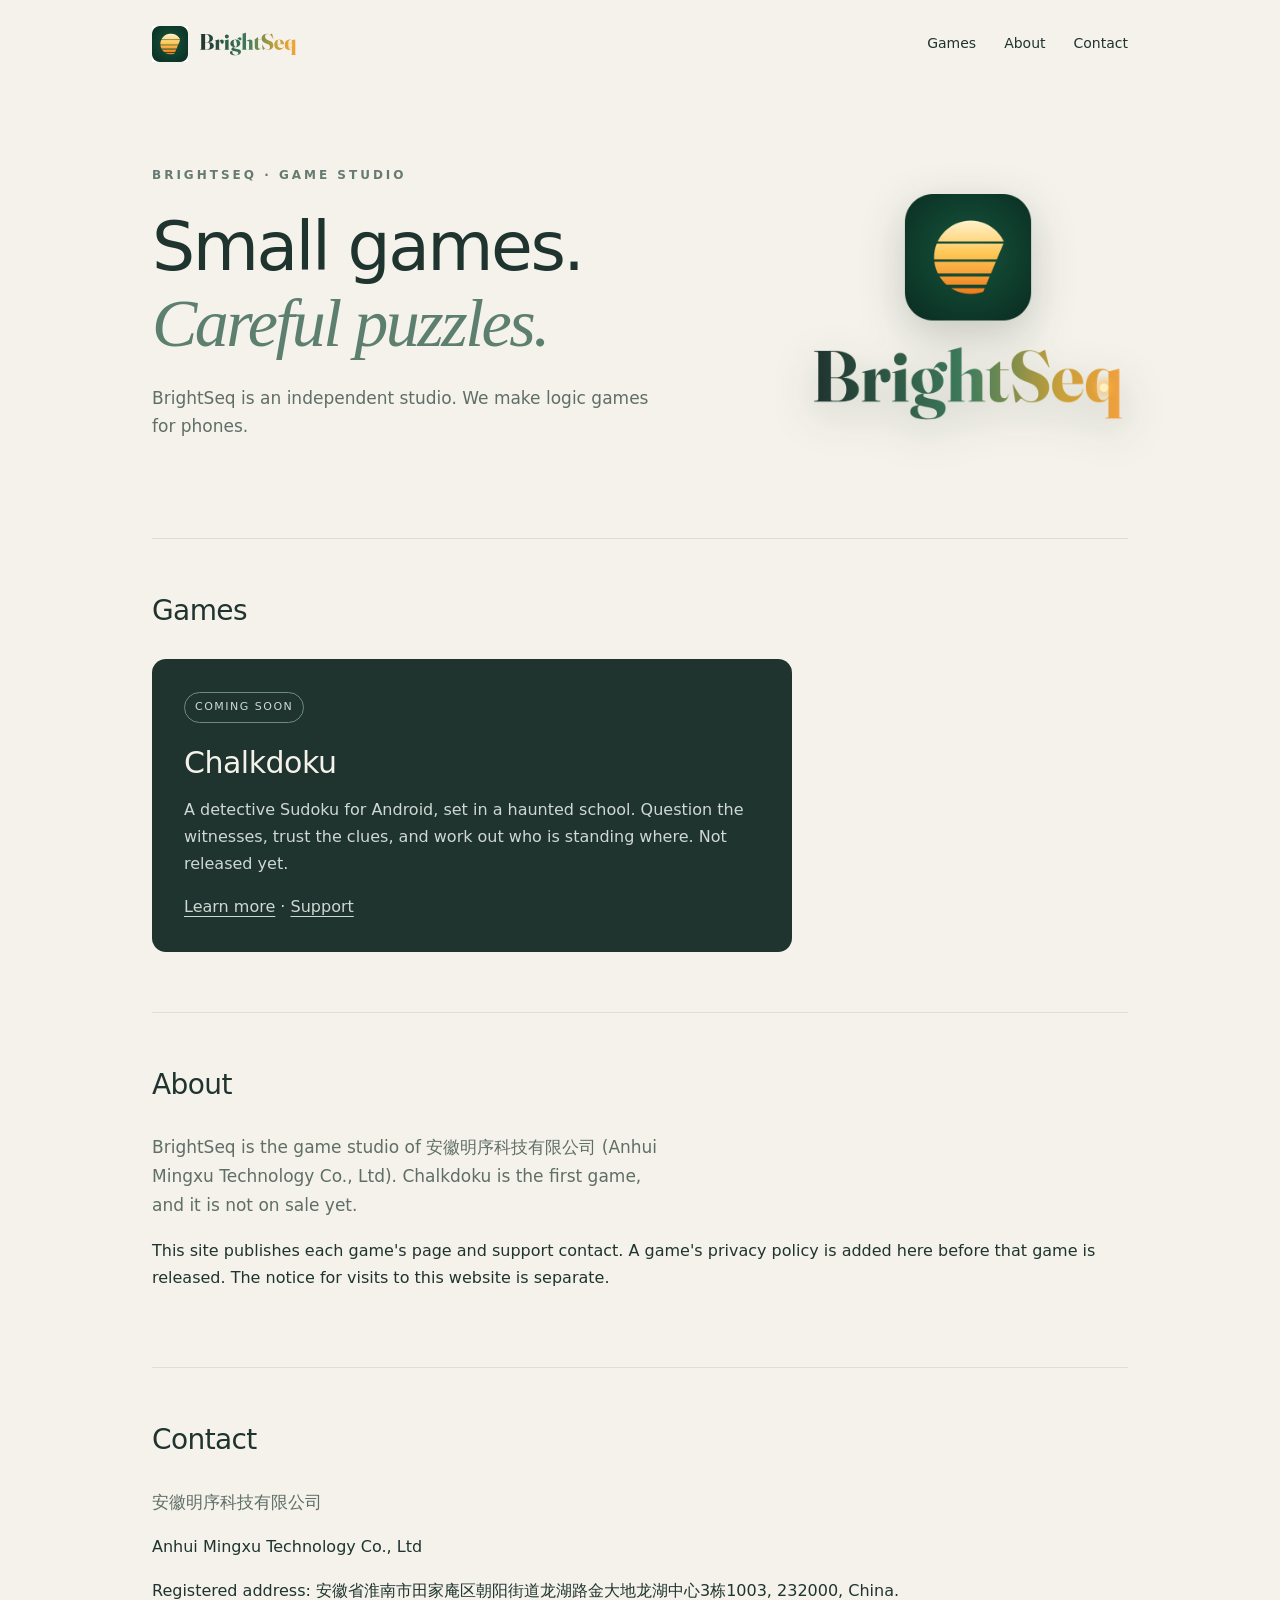
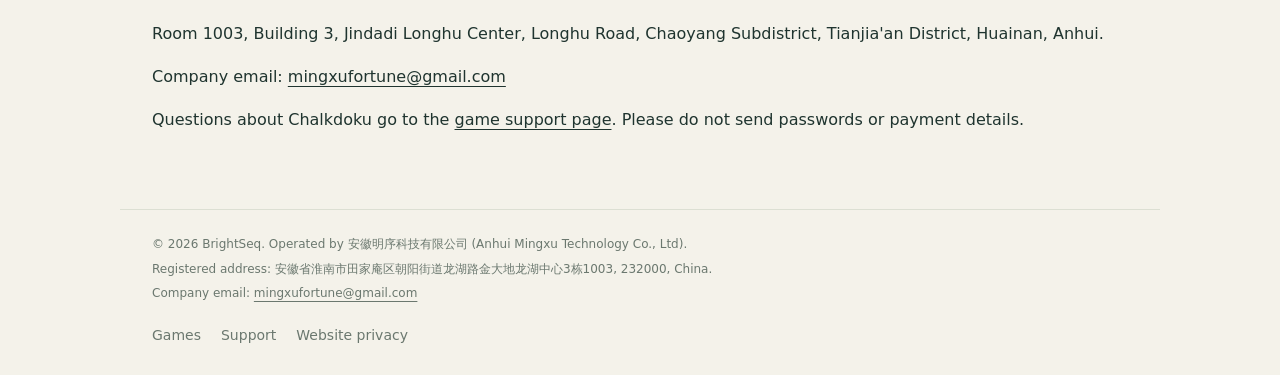
<file: index.html>
<!doctype html>
<html lang="en"><head><meta charset="utf-8"><meta name="viewport" content="width=device-width,initial-scale=1"><title>BrightSeq</title><meta http-equiv="refresh" content="0;url=/en/"><link rel="canonical" href="https://brightseq.com/en/"><link rel="icon" href="/favicon.ico" sizes="any"><link rel="icon" type="image/png" sizes="32x32" href="/assets/brand/icon-32.png"><link rel="icon" type="image/png" sizes="192x192" href="/assets/brand/icon-192.png"><link rel="apple-touch-icon" href="/assets/brand/apple-touch-icon.png"></head><body><p><a href="/en/">Continue to BrightSeq</a></p><p>BrightSeq is operated by 安徽明序科技有限公司 (Anhui Mingxu Technology Co., Ltd). Registered address: 安徽省淮南市田家庵区朝阳街道龙湖路金大地龙湖中心3栋1003, 232000, China. Company email: <a href="mailto:mingxufortune@gmail.com">mingxufortune@gmail.com</a>.</p></body></html>
</file>
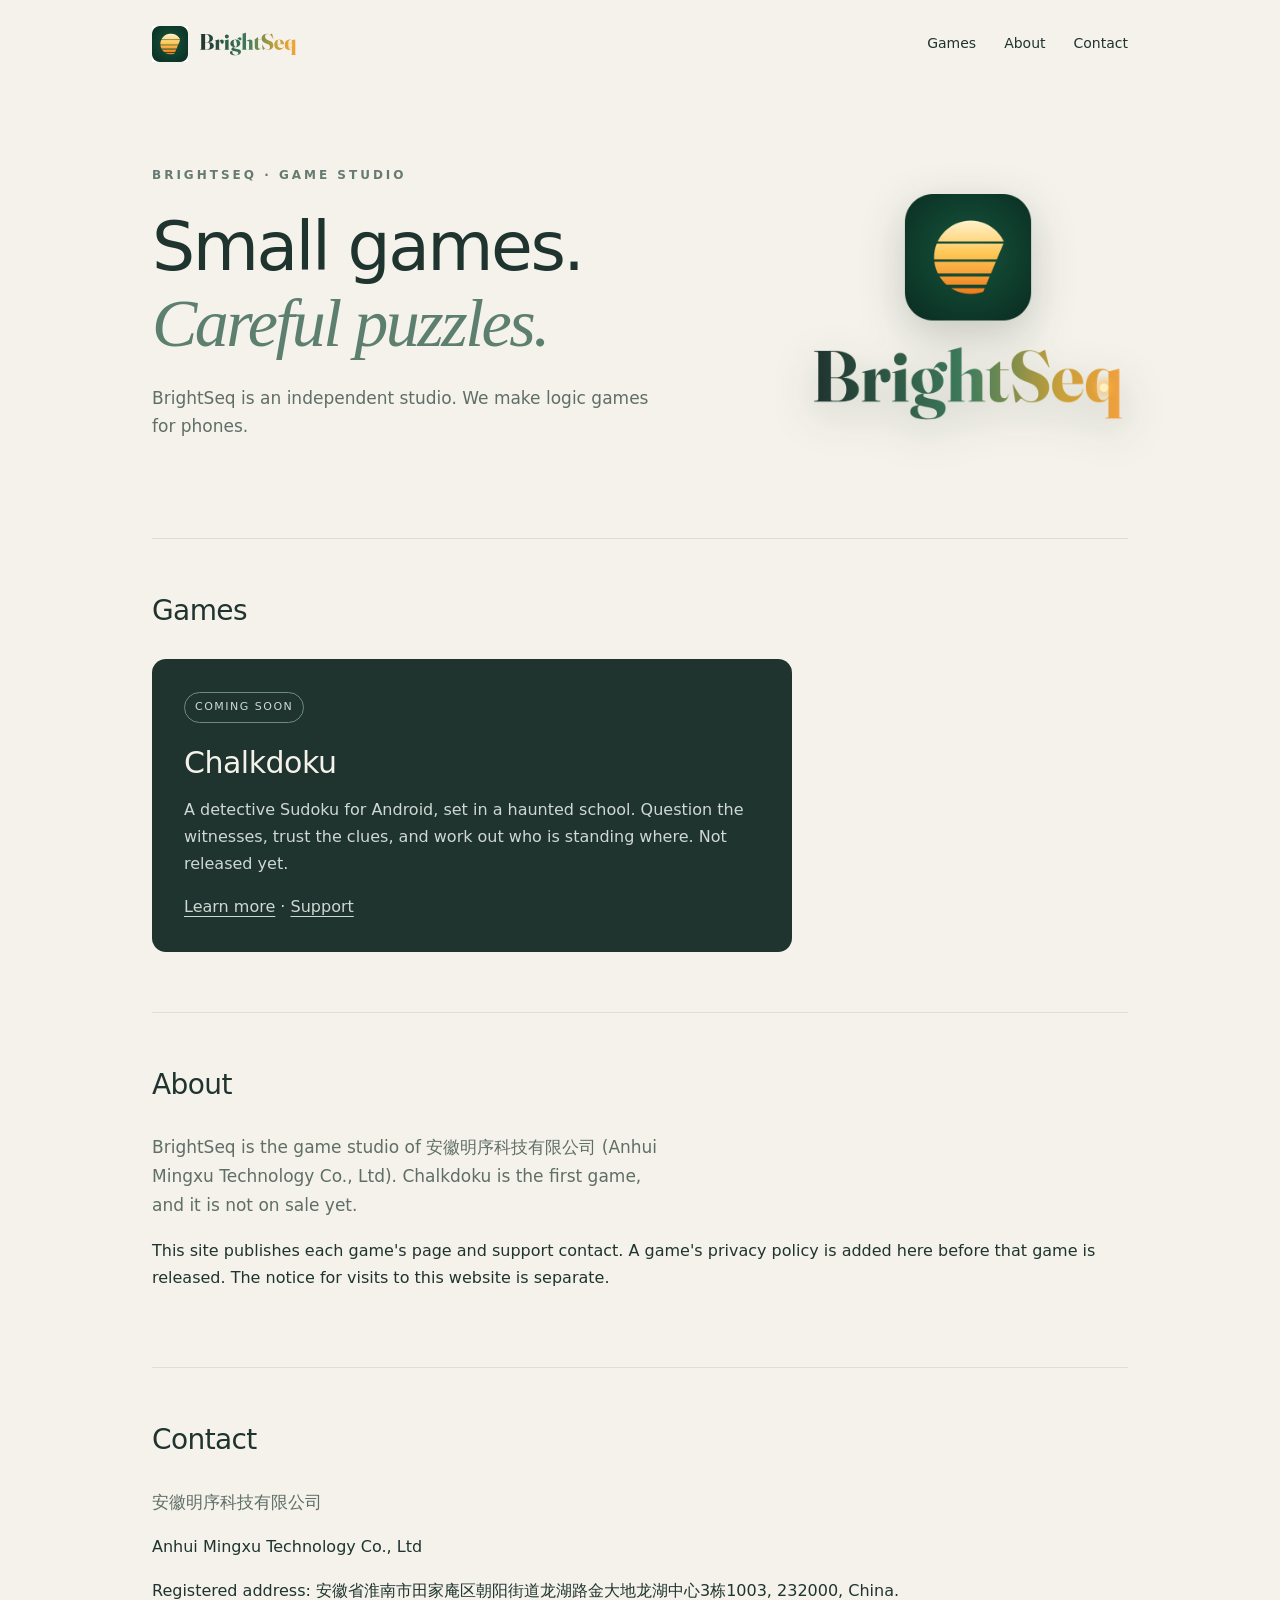
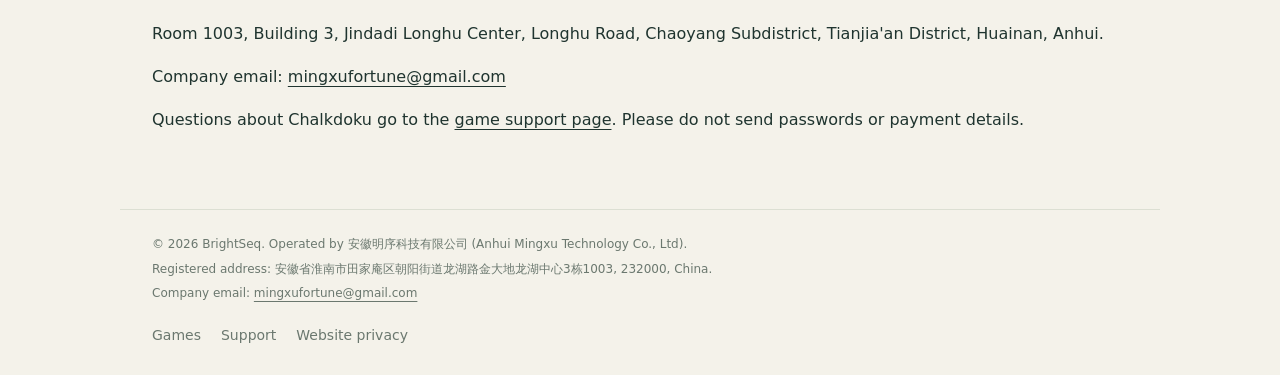
<file: en/index.html>
<!doctype html>
<html lang="en">
<head>
<meta charset="utf-8">
<meta name="viewport" content="width=device-width,initial-scale=1">
<title>BrightSeq — Game Studio</title>
<meta name="description" content="BrightSeq is an independent studio making logic games. Chalkdoku, a detective Sudoku for Android, is not released yet.">
<meta name="theme-color" content="#1f342f">
<link rel="stylesheet" href="/assets/style.css">
<link rel="canonical" href="https://brightseq.com/en/">
<meta property="og:type" content="website"><meta property="og:site_name" content="BrightSeq"><meta property="og:title" content="BrightSeq — Game Studio"><meta property="og:description" content="BrightSeq is an independent studio making logic games. Chalkdoku, a detective Sudoku for Android, is not released yet."><meta property="og:url" content="https://brightseq.com/en/"><meta property="og:image" content="https://brightseq.com/assets/brand/social-preview.png"><meta name="twitter:card" content="summary_large_image"><link rel="icon" href="/favicon.ico" sizes="any"><link rel="icon" type="image/png" sizes="32x32" href="/assets/brand/icon-32.png"><link rel="icon" type="image/png" sizes="192x192" href="/assets/brand/icon-192.png"><link rel="apple-touch-icon" href="/assets/brand/apple-touch-icon.png">
<script type="application/ld+json">
{"@context":"https://schema.org","@type":"Organization","name":"BrightSeq","legalName":"安徽明序科技有限公司","alternateName":"Anhui Mingxu Technology Co., Ltd","url":"https://brightseq.com/en/","logo":"https://brightseq.com/assets/brand/logo-512.png","email":"mingxufortune@gmail.com","address":{"@type":"PostalAddress","streetAddress":"田家庵区朝阳街道龙湖路金大地龙湖中心3栋1003","addressLocality":"淮南市","addressRegion":"安徽省","postalCode":"232000","addressCountry":"CN"}}
</script>
</head>
<body>
<header>
  <a class="brand" href="/en/" aria-label="BrightSeq home"><img src="/assets/brand/icon-64.png" width="36" height="36" alt=""><img class="wordmark" src="/assets/brand/wordmark.svg" height="26" alt="BrightSeq"></a>
  <nav aria-label="Main navigation"><a href="/en/#games">Games</a><a href="/en/#about">About</a><a href="/en/#contact">Contact</a></nav>
</header>
<main>
  <section class="hero hero-split">
    <div>
      <span class="eyebrow">BrightSeq · Game Studio</span>
      <h1>Small games.<br><em>Careful puzzles.</em></h1>
      <p class="lead">BrightSeq is an independent studio. We make logic games for phones.</p>
    </div>
    <img class="hero-mark" src="/assets/brand/lockup-vertical.png" width="320" height="231" alt="BrightSeq logo: a striped sun cut by a single diagonal line, with the name BrightSeq below">
  </section>
  <section class="section" id="games">
    <h2>Games</h2>
    <article class="game-card">
      <span class="tag">Coming soon</span>
      <h3>Chalkdoku</h3>
      <p>A detective Sudoku for Android, set in a haunted school. Question the witnesses, trust the clues, and work out who is standing where. Not released yet.</p>
      <p style="margin-top:16px"><a href="/en/games/chalkdoku/">Learn more</a> · <a href="/en/games/chalkdoku/support/">Support</a></p>
    </article>
  </section>
  <section class="section" id="about">
    <h2>About</h2>
    <p class="lead">BrightSeq is the game studio of 安徽明序科技有限公司 (Anhui Mingxu Technology Co., Ltd). Chalkdoku is the first game, and it is not on sale yet.</p>
    <p>This site publishes each game's page and support contact. A game's privacy policy is added here before that game is released. The notice for visits to this website is separate.</p>
  </section>
  <section class="section" id="contact">
    <h2>Contact</h2>
    <p class="lead">安徽明序科技有限公司</p>
    <p>Anhui Mingxu Technology Co., Ltd</p>
    <p>Registered address: 安徽省淮南市田家庵区朝阳街道龙湖路金大地龙湖中心3栋1003, 232000, China.</p>
    <p>Room 1003, Building 3, Jindadi Longhu Center, Longhu Road, Chaoyang Subdistrict, Tianjia'an District, Huainan, Anhui.</p>
    <p>Company email: <a href="mailto:mingxufortune@gmail.com">mingxufortune@gmail.com</a></p>
    <p>Questions about Chalkdoku go to the <a href="/en/games/chalkdoku/support/">game support page</a>. Please do not send passwords or payment details.</p>
  </section>
</main>
<footer>
  <div class="legal-id">
    <p>© 2026 BrightSeq. Operated by 安徽明序科技有限公司 (Anhui Mingxu Technology Co., Ltd).</p>
    <p>Registered address: 安徽省淮南市田家庵区朝阳街道龙湖路金大地龙湖中心3栋1003, 232000, China.</p>
    <p>Company email: <a href="mailto:mingxufortune@gmail.com">mingxufortune@gmail.com</a></p>
  </div>
  <nav class="footer-links" aria-label="Footer"><a href="/en/#games">Games</a><a href="/en/games/chalkdoku/support/">Support</a><a href="/en/privacy/">Website privacy</a></nav>
</footer>
</body>
</html>
</file>
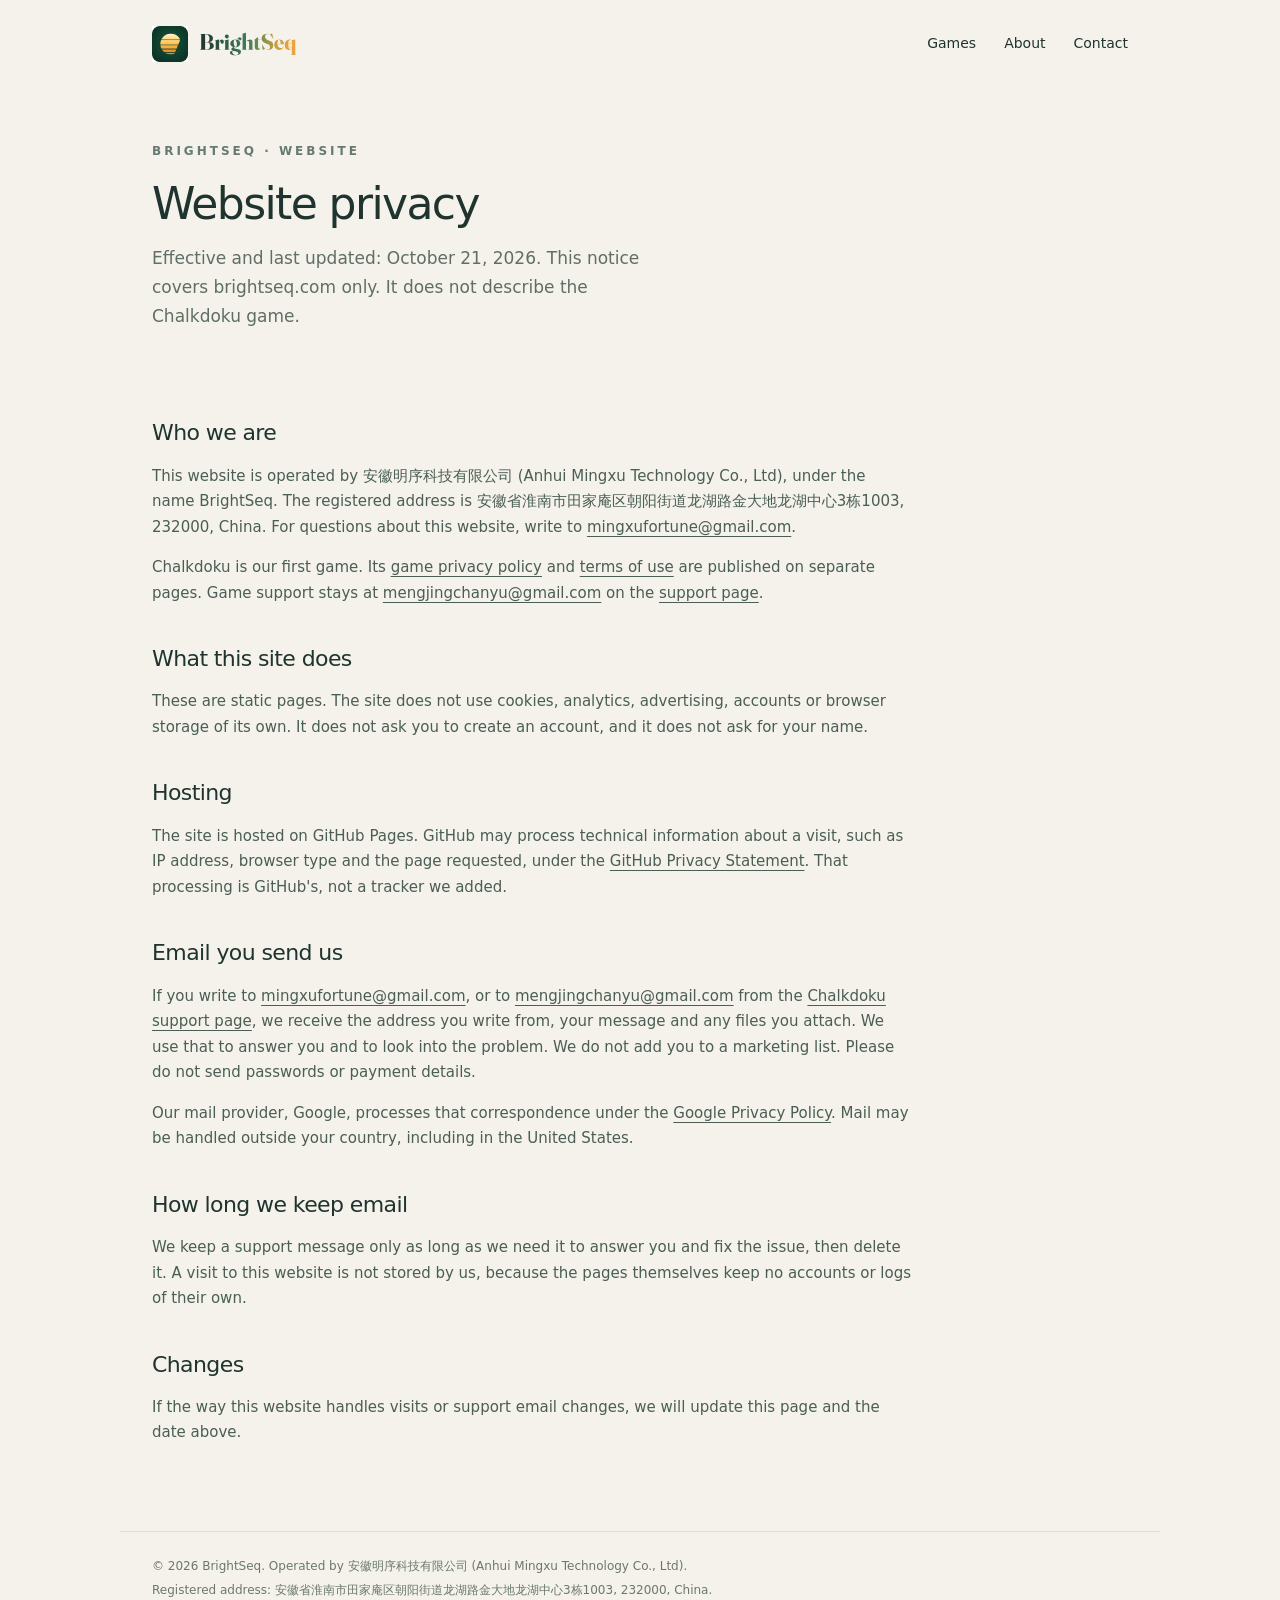
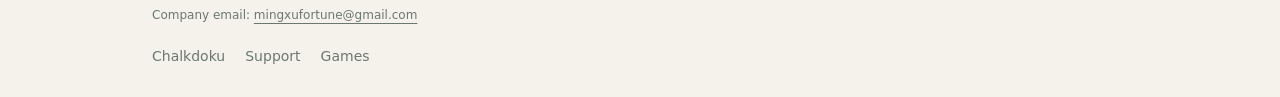
<file: en/privacy/index.html>
<!doctype html>
<html lang="en">
<head>
<meta charset="utf-8">
<meta name="viewport" content="width=device-width,initial-scale=1">
<title>Website privacy — BrightSeq</title>
<meta name="description" content="How the BrightSeq website handles visits and support email. This notice does not describe the Chalkdoku game.">
<meta name="theme-color" content="#1f342f">
<link rel="stylesheet" href="/assets/style.css">
<link rel="canonical" href="https://brightseq.com/en/privacy/">
<link rel="icon" href="/favicon.ico" sizes="any"><link rel="icon" type="image/png" sizes="32x32" href="/assets/brand/icon-32.png"><link rel="icon" type="image/png" sizes="192x192" href="/assets/brand/icon-192.png"><link rel="apple-touch-icon" href="/assets/brand/apple-touch-icon.png"></head>
<body>
<header>
  <a class="brand" href="/en/" aria-label="BrightSeq home"><img src="/assets/brand/icon-64.png" width="36" height="36" alt=""><img class="wordmark" src="/assets/brand/wordmark.svg" height="26" alt="BrightSeq"></a>
  <nav aria-label="Main navigation"><a href="/en/#games">Games</a><a href="/en/#about">About</a><a href="/en/#contact">Contact</a></nav>
</header>
<main>
  <section class="legal-hero">
    <span class="eyebrow">BrightSeq · Website</span>
    <h1>Website privacy</h1>
    <p class="lead">Effective and last updated: October 21, 2026. This notice covers brightseq.com only. It does not describe the Chalkdoku game.</p>
  </section>
  <section class="policy">
    <h2>Who we are</h2>
    <p>This website is operated by 安徽明序科技有限公司 (Anhui Mingxu Technology Co., Ltd), under the name BrightSeq. The registered address is 安徽省淮南市田家庵区朝阳街道龙湖路金大地龙湖中心3栋1003, 232000, China. For questions about this website, write to <a href="mailto:mingxufortune@gmail.com">mingxufortune@gmail.com</a>.</p>
    <p>Chalkdoku is our first game. Its <a href="/en/games/chalkdoku/privacy/">game privacy policy</a> and <a href="/en/games/chalkdoku/terms/">terms of use</a> are published on separate pages. Game support stays at <a href="mailto:mengjingchanyu@gmail.com">mengjingchanyu@gmail.com</a> on the <a href="/en/games/chalkdoku/support/">support page</a>.</p>
    <h2>What this site does</h2>
    <p>These are static pages. The site does not use cookies, analytics, advertising, accounts or browser storage of its own. It does not ask you to create an account, and it does not ask for your name.</p>
    <h2>Hosting</h2>
    <p>The site is hosted on GitHub Pages. GitHub may process technical information about a visit, such as IP address, browser type and the page requested, under the <a href="https://docs.github.com/en/site-policy/privacy-policies/github-general-privacy-statement">GitHub Privacy Statement</a>. That processing is GitHub's, not a tracker we added.</p>
    <h2>Email you send us</h2>
    <p>If you write to <a href="mailto:mingxufortune@gmail.com">mingxufortune@gmail.com</a>, or to <a href="mailto:mengjingchanyu@gmail.com">mengjingchanyu@gmail.com</a> from the <a href="/en/games/chalkdoku/support/">Chalkdoku support page</a>, we receive the address you write from, your message and any files you attach. We use that to answer you and to look into the problem. We do not add you to a marketing list. Please do not send passwords or payment details.</p>
    <p>Our mail provider, Google, processes that correspondence under the <a href="https://policies.google.com/privacy">Google Privacy Policy</a>. Mail may be handled outside your country, including in the United States.</p>
    <h2>How long we keep email</h2>
    <p>We keep a support message only as long as we need it to answer you and fix the issue, then delete it. A visit to this website is not stored by us, because the pages themselves keep no accounts or logs of their own.</p>
    <h2>Changes</h2>
    <p>If the way this website handles visits or support email changes, we will update this page and the date above.</p>
  </section>
</main>
<footer>
  <div class="legal-id">
    <p>© 2026 BrightSeq. Operated by 安徽明序科技有限公司 (Anhui Mingxu Technology Co., Ltd).</p>
    <p>Registered address: 安徽省淮南市田家庵区朝阳街道龙湖路金大地龙湖中心3栋1003, 232000, China.</p>
    <p>Company email: <a href="mailto:mingxufortune@gmail.com">mingxufortune@gmail.com</a></p>
  </div>
  <nav class="footer-links" aria-label="Footer"><a href="/en/games/chalkdoku/">Chalkdoku</a><a href="/en/games/chalkdoku/support/">Support</a><a href="/en/#games">Games</a></nav>
</footer>
</body>
</html>
</file>
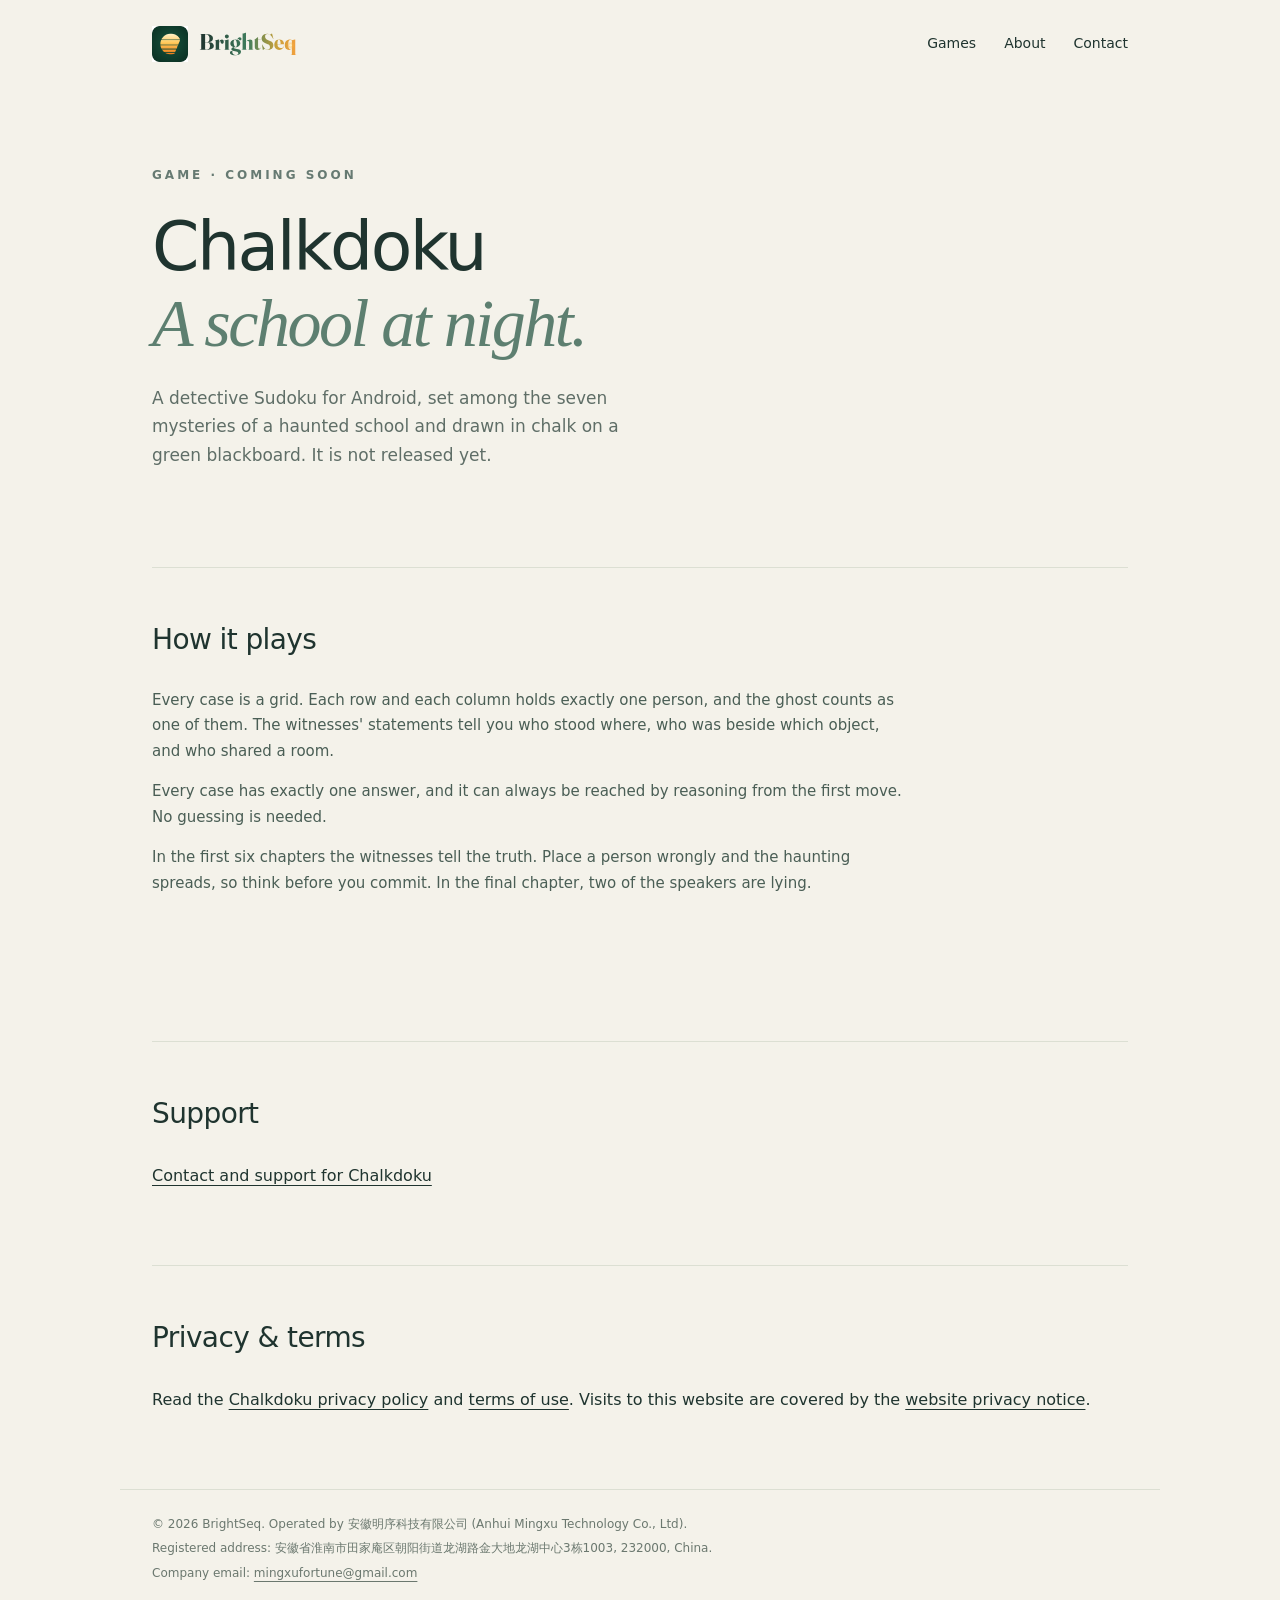
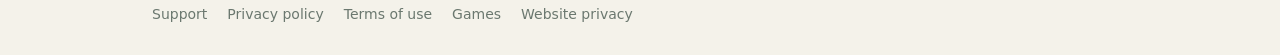
<file: en/games/chalkdoku/index.html>
<!doctype html>
<html lang="en">
<head>
<meta charset="utf-8">
<meta name="viewport" content="width=device-width,initial-scale=1">
<title>Chalkdoku — BrightSeq</title>
<meta name="description" content="Chalkdoku is a detective Sudoku for Android, set in a haunted school. It is not released yet.">
<meta name="theme-color" content="#1f342f">
<link rel="stylesheet" href="/assets/style.css">
<link rel="canonical" href="https://brightseq.com/en/games/chalkdoku/">
<link rel="icon" href="/favicon.ico" sizes="any"><link rel="icon" type="image/png" sizes="32x32" href="/assets/brand/icon-32.png"><link rel="icon" type="image/png" sizes="192x192" href="/assets/brand/icon-192.png"><link rel="apple-touch-icon" href="/assets/brand/apple-touch-icon.png"></head>
<body>
<header>
  <a class="brand" href="/en/" aria-label="BrightSeq home"><img src="/assets/brand/icon-64.png" width="36" height="36" alt=""><img class="wordmark" src="/assets/brand/wordmark.svg" height="26" alt="BrightSeq"></a>
  <nav aria-label="Main navigation"><a href="/en/#games">Games</a><a href="/en/#about">About</a><a href="/en/#contact">Contact</a></nav>
</header>
<main>
  <section class="hero">
    <span class="eyebrow">Game · Coming soon</span>
    <h1>Chalkdoku<br><em>A school at night.</em></h1>
    <p class="lead">A detective Sudoku for Android, set among the seven mysteries of a haunted school and drawn in chalk on a green blackboard. It is not released yet.</p>
  </section>
  <section class="section" id="how">
    <h2>How it plays</h2>
    <div class="policy">
      <p>Every case is a grid. Each row and each column holds exactly one person, and the ghost counts as one of them. The witnesses' statements tell you who stood where, who was beside which object, and who shared a room.</p>
      <p>Every case has exactly one answer, and it can always be reached by reasoning from the first move. No guessing is needed.</p>
      <p>In the first six chapters the witnesses tell the truth. Place a person wrongly and the haunting spreads, so think before you commit. In the final chapter, two of the speakers are lying.</p>
    </div>
  </section>
  <section class="section" id="support">
    <h2>Support</h2>
    <p><a href="/en/games/chalkdoku/support/">Contact and support for Chalkdoku</a></p>
  </section>
  <section class="section" id="privacy">
    <h2>Privacy &amp; terms</h2>
    <p>Read the <a href="/en/games/chalkdoku/privacy/">Chalkdoku privacy policy</a> and <a href="/en/games/chalkdoku/terms/">terms of use</a>. Visits to this website are covered by the <a href="/en/privacy/">website privacy notice</a>.</p>
  </section>
</main>
<footer>
  <div class="legal-id">
    <p>© 2026 BrightSeq. Operated by 安徽明序科技有限公司 (Anhui Mingxu Technology Co., Ltd).</p>
    <p>Registered address: 安徽省淮南市田家庵区朝阳街道龙湖路金大地龙湖中心3栋1003, 232000, China.</p>
    <p>Company email: <a href="mailto:mingxufortune@gmail.com">mingxufortune@gmail.com</a></p>
  </div>
  <nav class="footer-links" aria-label="Footer"><a href="/en/games/chalkdoku/support/">Support</a><a href="/en/games/chalkdoku/privacy/">Privacy policy</a><a href="/en/games/chalkdoku/terms/">Terms of use</a><a href="/en/#games">Games</a><a href="/en/privacy/">Website privacy</a></nav>
</footer>
</body>
</html>
</file>
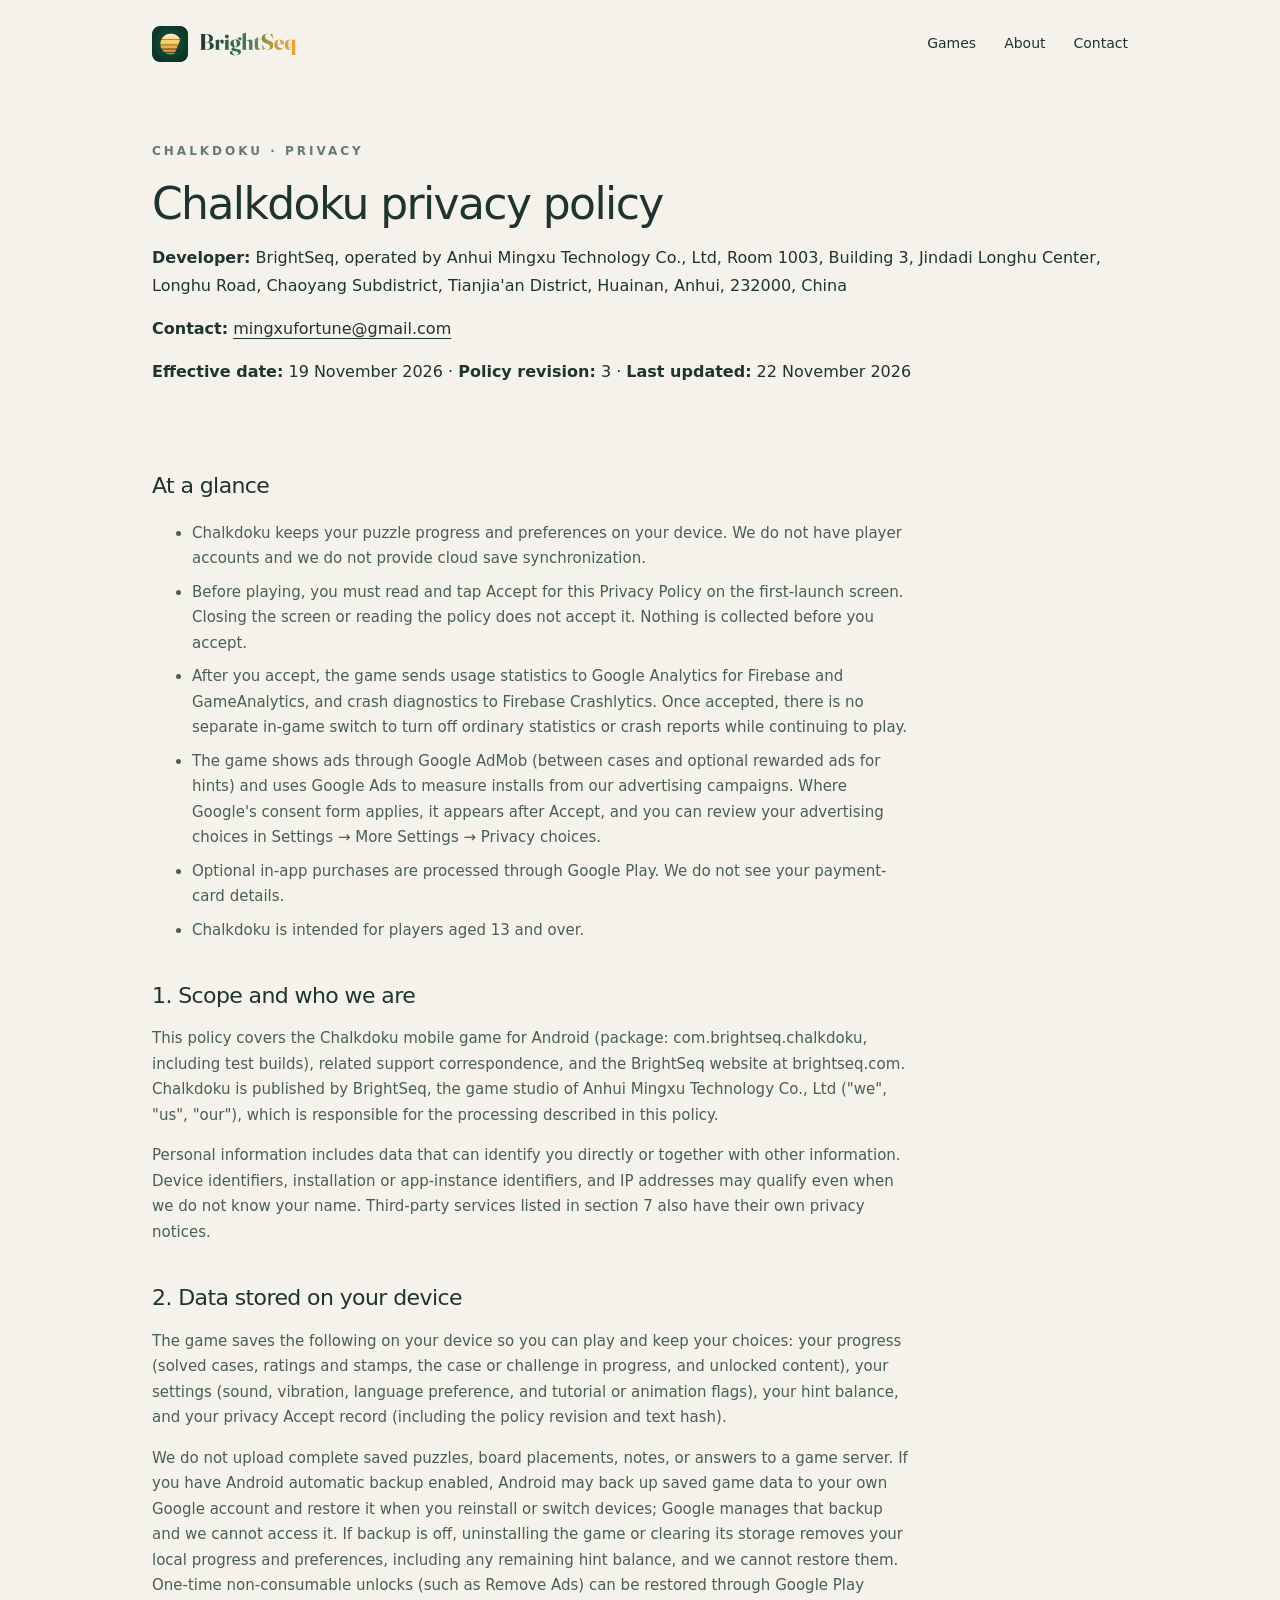
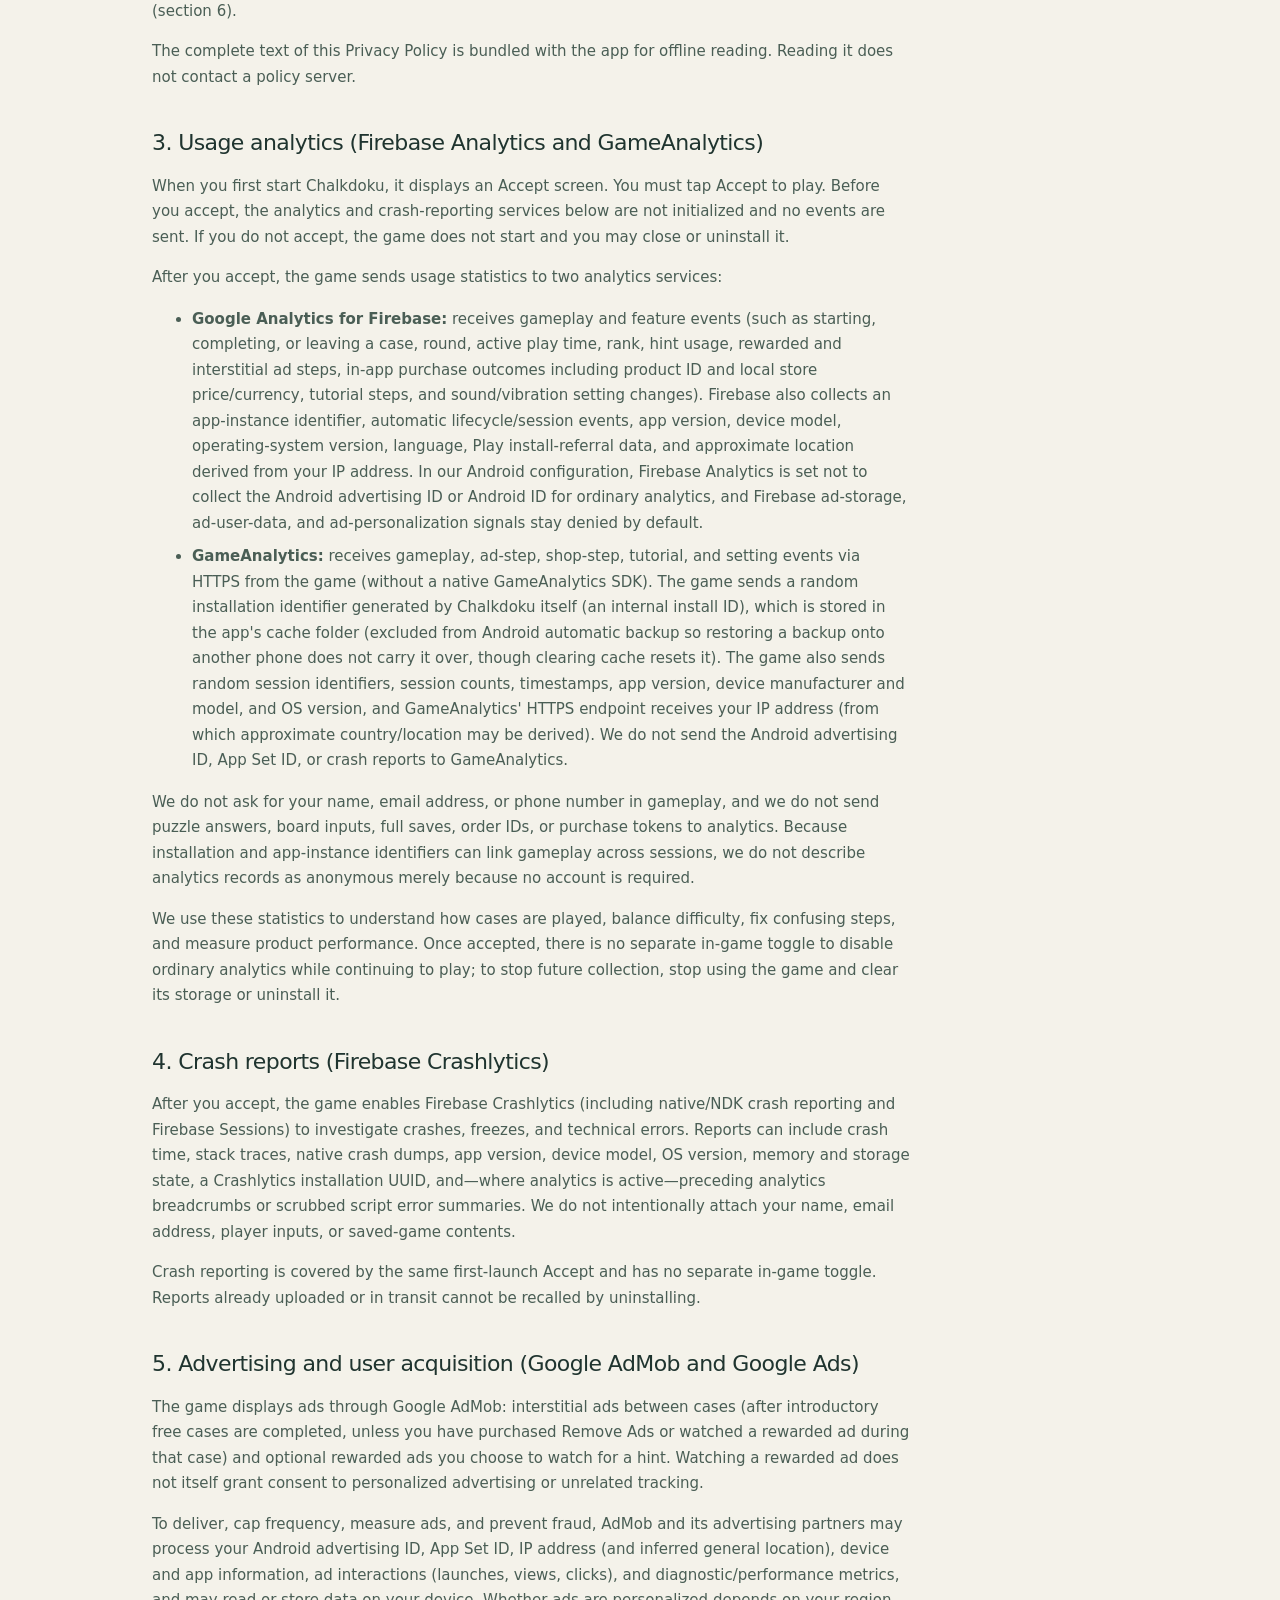
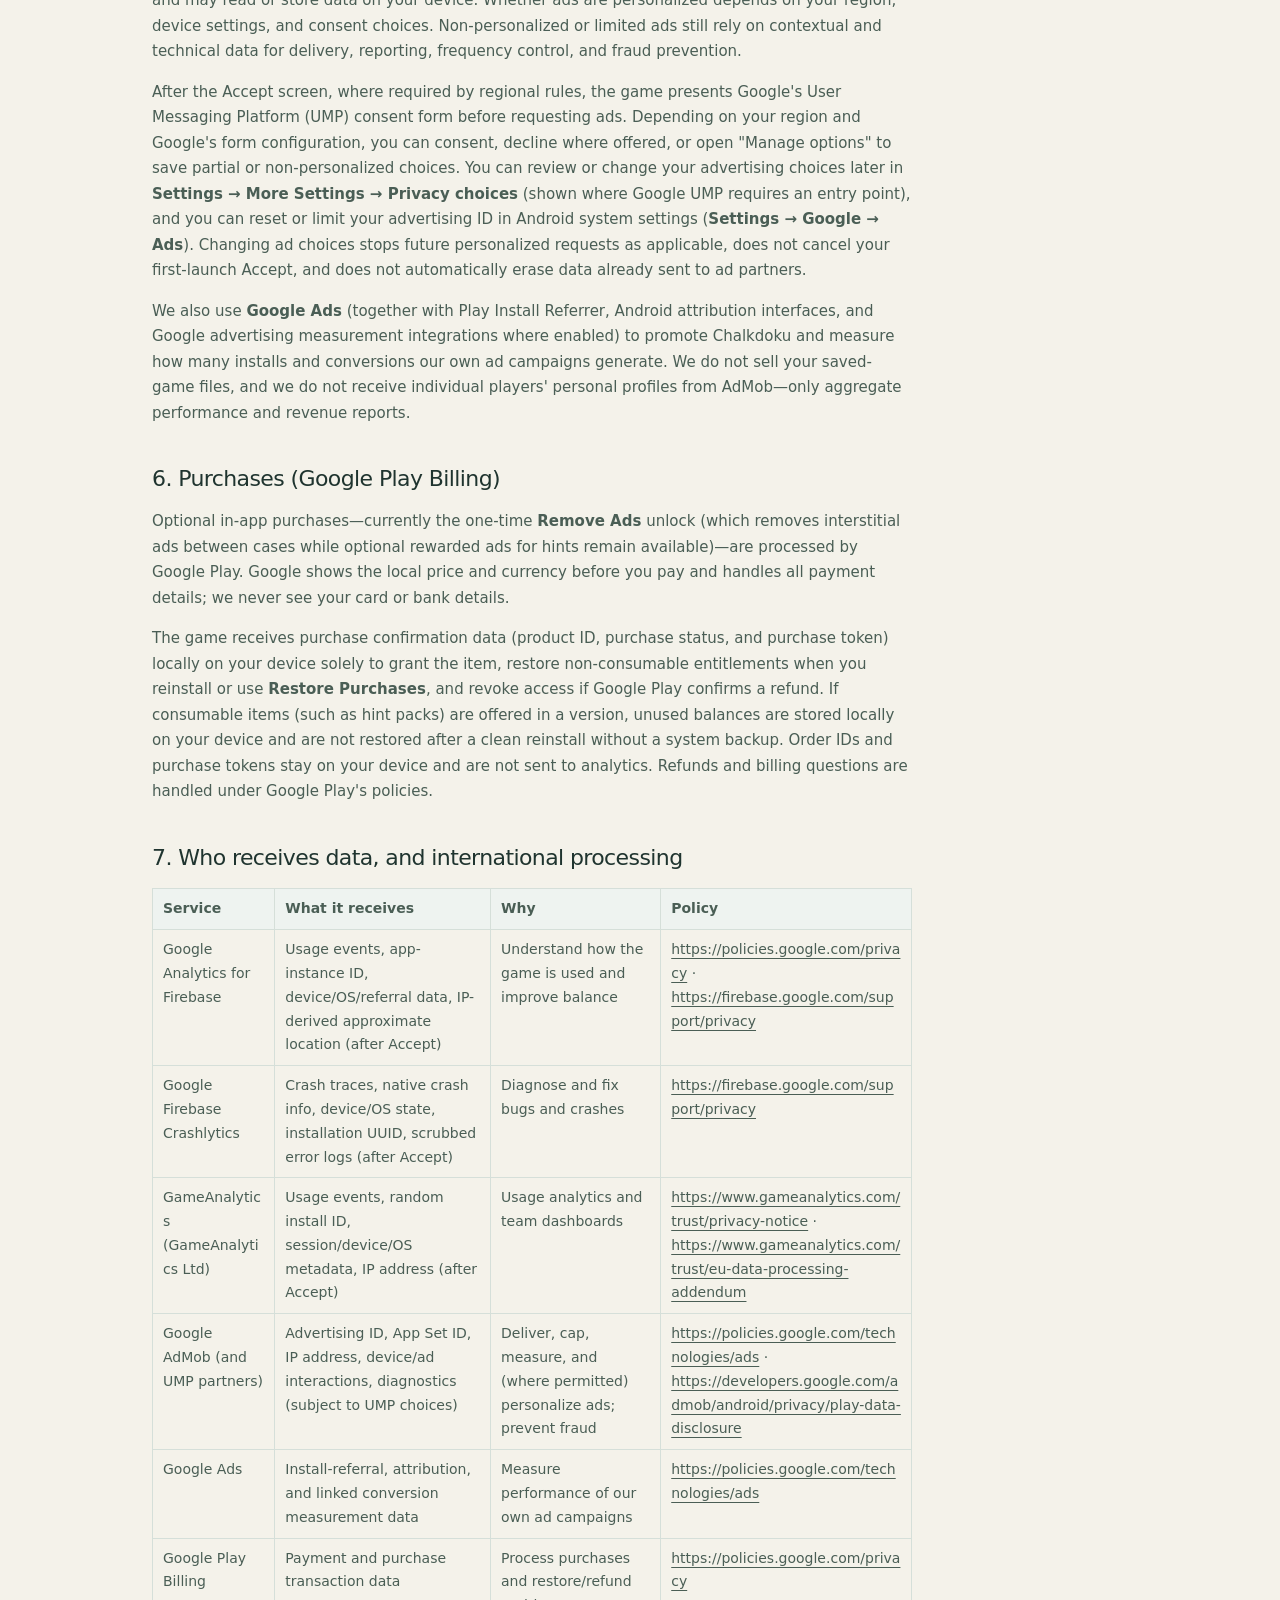
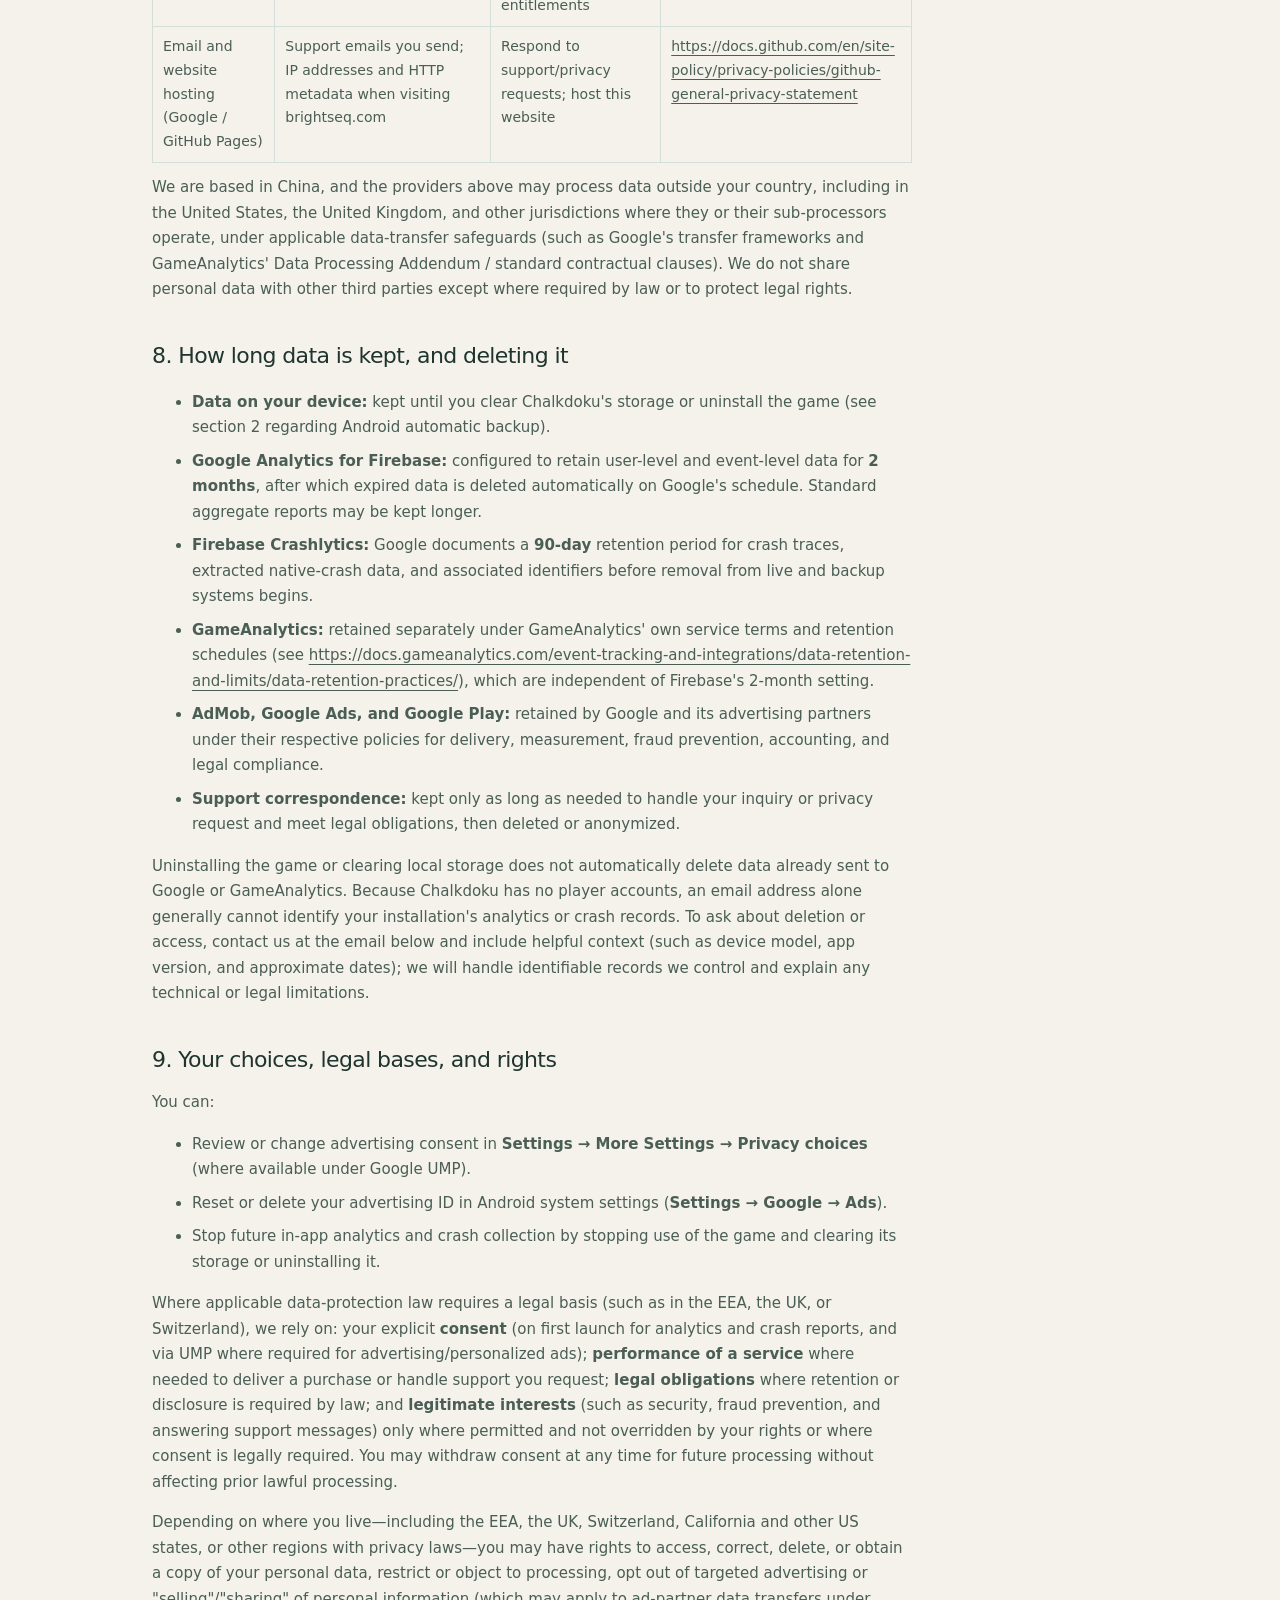
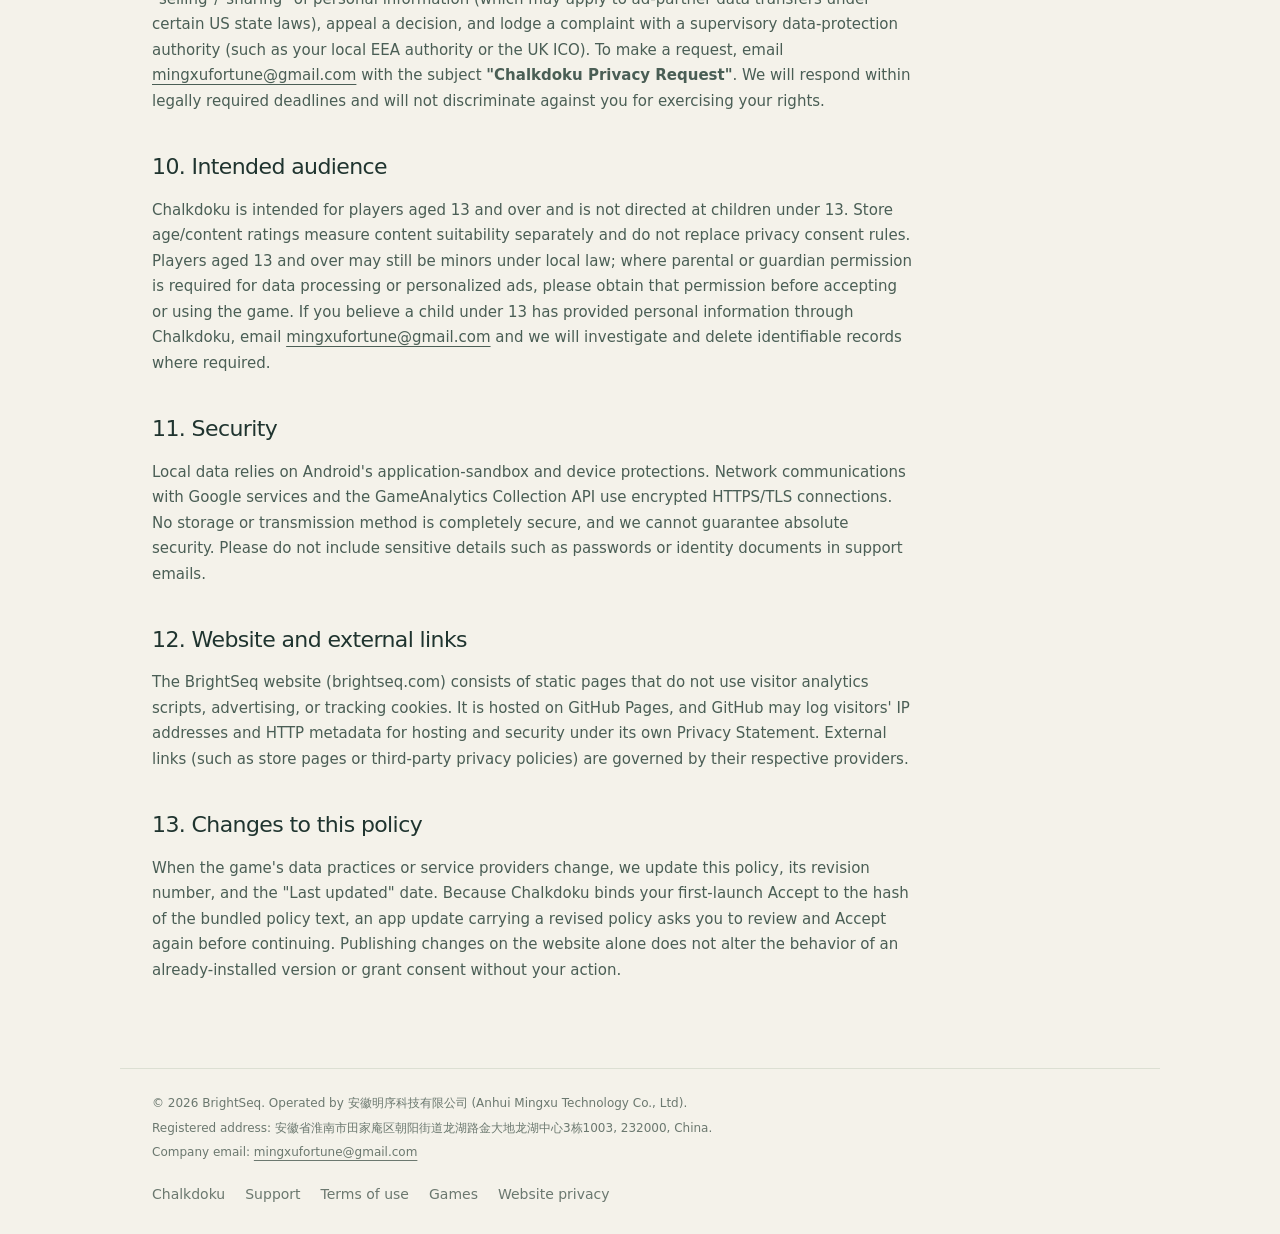
<file: en/games/chalkdoku/privacy/index.html>
<!doctype html>
<html lang="en">
<head>
<meta charset="utf-8">
<meta name="viewport" content="width=device-width,initial-scale=1">
<title>Chalkdoku privacy policy — BrightSeq</title>
<meta name="description" content="Privacy policy for the Chalkdoku game by BrightSeq, effective 19 November 2026.">
<meta name="theme-color" content="#1f342f">
<link rel="stylesheet" href="/assets/style.css">
<link rel="canonical" href="https://brightseq.com/en/games/chalkdoku/privacy/">
<link rel="icon" href="/favicon.ico" sizes="any"><link rel="icon" type="image/png" sizes="32x32" href="/assets/brand/icon-32.png"><link rel="icon" type="image/png" sizes="192x192" href="/assets/brand/icon-192.png"><link rel="apple-touch-icon" href="/assets/brand/apple-touch-icon.png"></head>
<body>
<header>
  <a class="brand" href="/en/" aria-label="BrightSeq home"><img src="/assets/brand/icon-64.png" width="36" height="36" alt=""><img class="wordmark" src="/assets/brand/wordmark.svg" height="26" alt="BrightSeq"></a>
  <nav aria-label="Main navigation"><a href="/en/#games">Games</a><a href="/en/#about">About</a><a href="/en/#contact">Contact</a></nav>
</header>
<main>
  <section class="legal-hero">
    <span class="eyebrow">Chalkdoku · Privacy</span>
    <h1>Chalkdoku privacy policy</h1>
    <p><strong>Developer:</strong> BrightSeq, operated by Anhui Mingxu Technology Co., Ltd, Room 1003, Building 3, Jindadi Longhu Center, Longhu Road, Chaoyang Subdistrict, Tianjia'an District, Huainan, Anhui, 232000, China</p>
    <p><strong>Contact:</strong> <a href="mailto:mingxufortune@gmail.com">mingxufortune@gmail.com</a></p>
    <p><strong>Effective date:</strong> 19 November 2026 · <strong>Policy revision:</strong> 3 · <strong>Last updated:</strong> 22 November 2026</p>
  </section>
  <section class="policy">
    <h2>At a glance</h2>
    <ul><li>Chalkdoku keeps your puzzle progress and preferences on your device. We do not have player accounts and we do not provide cloud save synchronization.</li><li>Before playing, you must read and tap Accept for this Privacy Policy on the first-launch screen. Closing the screen or reading the policy does not accept it. Nothing is collected before you accept.</li><li>After you accept, the game sends usage statistics to Google Analytics for Firebase and GameAnalytics, and crash diagnostics to Firebase Crashlytics. Once accepted, there is no separate in-game switch to turn off ordinary statistics or crash reports while continuing to play.</li><li>The game shows ads through Google AdMob (between cases and optional rewarded ads for hints) and uses Google Ads to measure installs from our advertising campaigns. Where Google's consent form applies, it appears after Accept, and you can review your advertising choices in Settings → More Settings → Privacy choices.</li><li>Optional in-app purchases are processed through Google Play. We do not see your payment-card details.</li><li>Chalkdoku is intended for players aged 13 and over.</li></ul>
    <h2>1. Scope and who we are</h2>
    <p>This policy covers the Chalkdoku mobile game for Android (package: com.brightseq.chalkdoku, including test builds), related support correspondence, and the BrightSeq website at brightseq.com. Chalkdoku is published by BrightSeq, the game studio of Anhui Mingxu Technology Co., Ltd ("we", "us", "our"), which is responsible for the processing described in this policy.</p>
    <p>Personal information includes data that can identify you directly or together with other information. Device identifiers, installation or app-instance identifiers, and IP addresses may qualify even when we do not know your name. Third-party services listed in section 7 also have their own privacy notices.</p>
    <h2>2. Data stored on your device</h2>
    <p>The game saves the following on your device so you can play and keep your choices: your progress (solved cases, ratings and stamps, the case or challenge in progress, and unlocked content), your settings (sound, vibration, language preference, and tutorial or animation flags), your hint balance, and your privacy Accept record (including the policy revision and text hash).</p>
    <p>We do not upload complete saved puzzles, board placements, notes, or answers to a game server. If you have Android automatic backup enabled, Android may back up saved game data to your own Google account and restore it when you reinstall or switch devices; Google manages that backup and we cannot access it. If backup is off, uninstalling the game or clearing its storage removes your local progress and preferences, including any remaining hint balance, and we cannot restore them. One-time non-consumable unlocks (such as Remove Ads) can be restored through Google Play (section 6).</p>
    <p>The complete text of this Privacy Policy is bundled with the app for offline reading. Reading it does not contact a policy server.</p>
    <h2>3. Usage analytics (Firebase Analytics and GameAnalytics)</h2>
    <p>When you first start Chalkdoku, it displays an Accept screen. You must tap Accept to play. Before you accept, the analytics and crash-reporting services below are not initialized and no events are sent. If you do not accept, the game does not start and you may close or uninstall it.</p>
    <p>After you accept, the game sends usage statistics to two analytics services:</p>
    <ul><li><strong>Google Analytics for Firebase:</strong> receives gameplay and feature events (such as starting, completing, or leaving a case, round, active play time, rank, hint usage, rewarded and interstitial ad steps, in-app purchase outcomes including product ID and local store price/currency, tutorial steps, and sound/vibration setting changes). Firebase also collects an app-instance identifier, automatic lifecycle/session events, app version, device model, operating-system version, language, Play install-referral data, and approximate location derived from your IP address. In our Android configuration, Firebase Analytics is set not to collect the Android advertising ID or Android ID for ordinary analytics, and Firebase ad-storage, ad-user-data, and ad-personalization signals stay denied by default.</li><li><strong>GameAnalytics:</strong> receives gameplay, ad-step, shop-step, tutorial, and setting events via HTTPS from the game (without a native GameAnalytics SDK). The game sends a random installation identifier generated by Chalkdoku itself (an internal install ID), which is stored in the app's cache folder (excluded from Android automatic backup so restoring a backup onto another phone does not carry it over, though clearing cache resets it). The game also sends random session identifiers, session counts, timestamps, app version, device manufacturer and model, and OS version, and GameAnalytics' HTTPS endpoint receives your IP address (from which approximate country/location may be derived). We do not send the Android advertising ID, App Set ID, or crash reports to GameAnalytics.</li></ul>
    <p>We do not ask for your name, email address, or phone number in gameplay, and we do not send puzzle answers, board inputs, full saves, order IDs, or purchase tokens to analytics. Because installation and app-instance identifiers can link gameplay across sessions, we do not describe analytics records as anonymous merely because no account is required.</p>
    <p>We use these statistics to understand how cases are played, balance difficulty, fix confusing steps, and measure product performance. Once accepted, there is no separate in-game toggle to disable ordinary analytics while continuing to play; to stop future collection, stop using the game and clear its storage or uninstall it.</p>
    <h2>4. Crash reports (Firebase Crashlytics)</h2>
    <p>After you accept, the game enables Firebase Crashlytics (including native/NDK crash reporting and Firebase Sessions) to investigate crashes, freezes, and technical errors. Reports can include crash time, stack traces, native crash dumps, app version, device model, OS version, memory and storage state, a Crashlytics installation UUID, and—where analytics is active—preceding analytics breadcrumbs or scrubbed script error summaries. We do not intentionally attach your name, email address, player inputs, or saved-game contents.</p>
    <p>Crash reporting is covered by the same first-launch Accept and has no separate in-game toggle. Reports already uploaded or in transit cannot be recalled by uninstalling.</p>
    <h2>5. Advertising and user acquisition (Google AdMob and Google Ads)</h2>
    <p>The game displays ads through Google AdMob: interstitial ads between cases (after introductory free cases are completed, unless you have purchased Remove Ads or watched a rewarded ad during that case) and optional rewarded ads you choose to watch for a hint. Watching a rewarded ad does not itself grant consent to personalized advertising or unrelated tracking.</p>
    <p>To deliver, cap frequency, measure ads, and prevent fraud, AdMob and its advertising partners may process your Android advertising ID, App Set ID, IP address (and inferred general location), device and app information, ad interactions (launches, views, clicks), and diagnostic/performance metrics, and may read or store data on your device. Whether ads are personalized depends on your region, device settings, and consent choices. Non-personalized or limited ads still rely on contextual and technical data for delivery, reporting, frequency control, and fraud prevention.</p>
    <p>After the Accept screen, where required by regional rules, the game presents Google's User Messaging Platform (UMP) consent form before requesting ads. Depending on your region and Google's form configuration, you can consent, decline where offered, or open "Manage options" to save partial or non-personalized choices. You can review or change your advertising choices later in <strong>Settings → More Settings → Privacy choices</strong> (shown where Google UMP requires an entry point), and you can reset or limit your advertising ID in Android system settings (<strong>Settings → Google → Ads</strong>). Changing ad choices stops future personalized requests as applicable, does not cancel your first-launch Accept, and does not automatically erase data already sent to ad partners.</p>
    <p>We also use <strong>Google Ads</strong> (together with Play Install Referrer, Android attribution interfaces, and Google advertising measurement integrations where enabled) to promote Chalkdoku and measure how many installs and conversions our own ad campaigns generate. We do not sell your saved-game files, and we do not receive individual players' personal profiles from AdMob—only aggregate performance and revenue reports.</p>
    <h2>6. Purchases (Google Play Billing)</h2>
    <p>Optional in-app purchases—currently the one-time <strong>Remove Ads</strong> unlock (which removes interstitial ads between cases while optional rewarded ads for hints remain available)—are processed by Google Play. Google shows the local price and currency before you pay and handles all payment details; we never see your card or bank details.</p>
    <p>The game receives purchase confirmation data (product ID, purchase status, and purchase token) locally on your device solely to grant the item, restore non-consumable entitlements when you reinstall or use <strong>Restore Purchases</strong>, and revoke access if Google Play confirms a refund. If consumable items (such as hint packs) are offered in a version, unused balances are stored locally on your device and are not restored after a clean reinstall without a system backup. Order IDs and purchase tokens stay on your device and are not sent to analytics. Refunds and billing questions are handled under Google Play's policies.</p>
    <h2>7. Who receives data, and international processing</h2>
    <div class="table-wrap"><table><thead><tr><th>Service</th><th>What it receives</th><th>Why</th><th>Policy</th></tr></thead><tbody><tr><td>Google Analytics for Firebase</td><td>Usage events, app-instance ID, device/OS/referral data, IP-derived approximate location (after Accept)</td><td>Understand how the game is used and improve balance</td><td><a href="https://policies.google.com/privacy">https://policies.google.com/privacy</a> · <a href="https://firebase.google.com/support/privacy">https://firebase.google.com/support/privacy</a></td></tr><tr><td>Google Firebase Crashlytics</td><td>Crash traces, native crash info, device/OS state, installation UUID, scrubbed error logs (after Accept)</td><td>Diagnose and fix bugs and crashes</td><td><a href="https://firebase.google.com/support/privacy">https://firebase.google.com/support/privacy</a></td></tr><tr><td>GameAnalytics (GameAnalytics Ltd)</td><td>Usage events, random install ID, session/device/OS metadata, IP address (after Accept)</td><td>Usage analytics and team dashboards</td><td><a href="https://www.gameanalytics.com/trust/privacy-notice">https://www.gameanalytics.com/trust/privacy-notice</a> · <a href="https://www.gameanalytics.com/trust/eu-data-processing-addendum">https://www.gameanalytics.com/trust/eu-data-processing-addendum</a></td></tr><tr><td>Google AdMob (and UMP partners)</td><td>Advertising ID, App Set ID, IP address, device/ad interactions, diagnostics (subject to UMP choices)</td><td>Deliver, cap, measure, and (where permitted) personalize ads; prevent fraud</td><td><a href="https://policies.google.com/technologies/ads">https://policies.google.com/technologies/ads</a> · <a href="https://developers.google.com/admob/android/privacy/play-data-disclosure">https://developers.google.com/admob/android/privacy/play-data-disclosure</a></td></tr><tr><td>Google Ads</td><td>Install-referral, attribution, and linked conversion measurement data</td><td>Measure performance of our own ad campaigns</td><td><a href="https://policies.google.com/technologies/ads">https://policies.google.com/technologies/ads</a></td></tr><tr><td>Google Play Billing</td><td>Payment and purchase transaction data</td><td>Process purchases and restore/refund entitlements</td><td><a href="https://policies.google.com/privacy">https://policies.google.com/privacy</a></td></tr><tr><td>Email and website hosting (Google / GitHub Pages)</td><td>Support emails you send; IP addresses and HTTP metadata when visiting brightseq.com</td><td>Respond to support/privacy requests; host this website</td><td><a href="https://docs.github.com/en/site-policy/privacy-policies/github-general-privacy-statement">https://docs.github.com/en/site-policy/privacy-policies/github-general-privacy-statement</a></td></tr></tbody></table></div>
    <p>We are based in China, and the providers above may process data outside your country, including in the United States, the United Kingdom, and other jurisdictions where they or their sub-processors operate, under applicable data-transfer safeguards (such as Google's transfer frameworks and GameAnalytics' Data Processing Addendum / standard contractual clauses). We do not share personal data with other third parties except where required by law or to protect legal rights.</p>
    <h2>8. How long data is kept, and deleting it</h2>
    <ul><li><strong>Data on your device:</strong> kept until you clear Chalkdoku's storage or uninstall the game (see section 2 regarding Android automatic backup).</li><li><strong>Google Analytics for Firebase:</strong> configured to retain user-level and event-level data for <strong>2 months</strong>, after which expired data is deleted automatically on Google's schedule. Standard aggregate reports may be kept longer.</li><li><strong>Firebase Crashlytics:</strong> Google documents a <strong>90-day</strong> retention period for crash traces, extracted native-crash data, and associated identifiers before removal from live and backup systems begins.</li><li><strong>GameAnalytics:</strong> retained separately under GameAnalytics' own service terms and retention schedules (see <a href="https://docs.gameanalytics.com/event-tracking-and-integrations/data-retention-and-limits/data-retention-practices/">https://docs.gameanalytics.com/event-tracking-and-integrations/data-retention-and-limits/data-retention-practices/</a>), which are independent of Firebase's 2-month setting.</li><li><strong>AdMob, Google Ads, and Google Play:</strong> retained by Google and its advertising partners under their respective policies for delivery, measurement, fraud prevention, accounting, and legal compliance.</li><li><strong>Support correspondence:</strong> kept only as long as needed to handle your inquiry or privacy request and meet legal obligations, then deleted or anonymized.</li></ul>
    <p>Uninstalling the game or clearing local storage does not automatically delete data already sent to Google or GameAnalytics. Because Chalkdoku has no player accounts, an email address alone generally cannot identify your installation's analytics or crash records. To ask about deletion or access, contact us at the email below and include helpful context (such as device model, app version, and approximate dates); we will handle identifiable records we control and explain any technical or legal limitations.</p>
    <h2>9. Your choices, legal bases, and rights</h2>
    <p>You can:</p>
    <ul><li>Review or change advertising consent in <strong>Settings → More Settings → Privacy choices</strong> (where available under Google UMP).</li><li>Reset or delete your advertising ID in Android system settings (<strong>Settings → Google → Ads</strong>).</li><li>Stop future in-app analytics and crash collection by stopping use of the game and clearing its storage or uninstalling it.</li></ul>
    <p>Where applicable data-protection law requires a legal basis (such as in the EEA, the UK, or Switzerland), we rely on: your explicit <strong>consent</strong> (on first launch for analytics and crash reports, and via UMP where required for advertising/personalized ads); <strong>performance of a service</strong> where needed to deliver a purchase or handle support you request; <strong>legal obligations</strong> where retention or disclosure is required by law; and <strong>legitimate interests</strong> (such as security, fraud prevention, and answering support messages) only where permitted and not overridden by your rights or where consent is legally required. You may withdraw consent at any time for future processing without affecting prior lawful processing.</p>
    <p>Depending on where you live—including the EEA, the UK, Switzerland, California and other US states, or other regions with privacy laws—you may have rights to access, correct, delete, or obtain a copy of your personal data, restrict or object to processing, opt out of targeted advertising or "selling"/"sharing" of personal information (which may apply to ad-partner data transfers under certain US state laws), appeal a decision, and lodge a complaint with a supervisory data-protection authority (such as your local EEA authority or the UK ICO). To make a request, email <a href="mailto:mingxufortune@gmail.com">mingxufortune@gmail.com</a> with the subject <strong>"Chalkdoku Privacy Request"</strong>. We will respond within legally required deadlines and will not discriminate against you for exercising your rights.</p>
    <h2>10. Intended audience</h2>
    <p>Chalkdoku is intended for players aged 13 and over and is not directed at children under 13. Store age/content ratings measure content suitability separately and do not replace privacy consent rules. Players aged 13 and over may still be minors under local law; where parental or guardian permission is required for data processing or personalized ads, please obtain that permission before accepting or using the game. If you believe a child under 13 has provided personal information through Chalkdoku, email <a href="mailto:mingxufortune@gmail.com">mingxufortune@gmail.com</a> and we will investigate and delete identifiable records where required.</p>
    <h2>11. Security</h2>
    <p>Local data relies on Android's application-sandbox and device protections. Network communications with Google services and the GameAnalytics Collection API use encrypted HTTPS/TLS connections. No storage or transmission method is completely secure, and we cannot guarantee absolute security. Please do not include sensitive details such as passwords or identity documents in support emails.</p>
    <h2>12. Website and external links</h2>
    <p>The BrightSeq website (brightseq.com) consists of static pages that do not use visitor analytics scripts, advertising, or tracking cookies. It is hosted on GitHub Pages, and GitHub may log visitors' IP addresses and HTTP metadata for hosting and security under its own Privacy Statement. External links (such as store pages or third-party privacy policies) are governed by their respective providers.</p>
    <h2>13. Changes to this policy</h2>
    <p>When the game's data practices or service providers change, we update this policy, its revision number, and the "Last updated" date. Because Chalkdoku binds your first-launch Accept to the hash of the bundled policy text, an app update carrying a revised policy asks you to review and Accept again before continuing. Publishing changes on the website alone does not alter the behavior of an already-installed version or grant consent without your action.</p>
  </section>
</main>
<footer>
  <div class="legal-id">
    <p>© 2026 BrightSeq. Operated by 安徽明序科技有限公司 (Anhui Mingxu Technology Co., Ltd).</p>
    <p>Registered address: 安徽省淮南市田家庵区朝阳街道龙湖路金大地龙湖中心3栋1003, 232000, China.</p>
    <p>Company email: <a href="mailto:mingxufortune@gmail.com">mingxufortune@gmail.com</a></p>
  </div>
  <nav class="footer-links" aria-label="Footer"><a href="/en/games/chalkdoku/">Chalkdoku</a><a href="/en/games/chalkdoku/support/">Support</a><a href="/en/games/chalkdoku/terms/">Terms of use</a><a href="/en/#games">Games</a><a href="/en/privacy/">Website privacy</a></nav>
</footer>
</body>
</html>
</file>
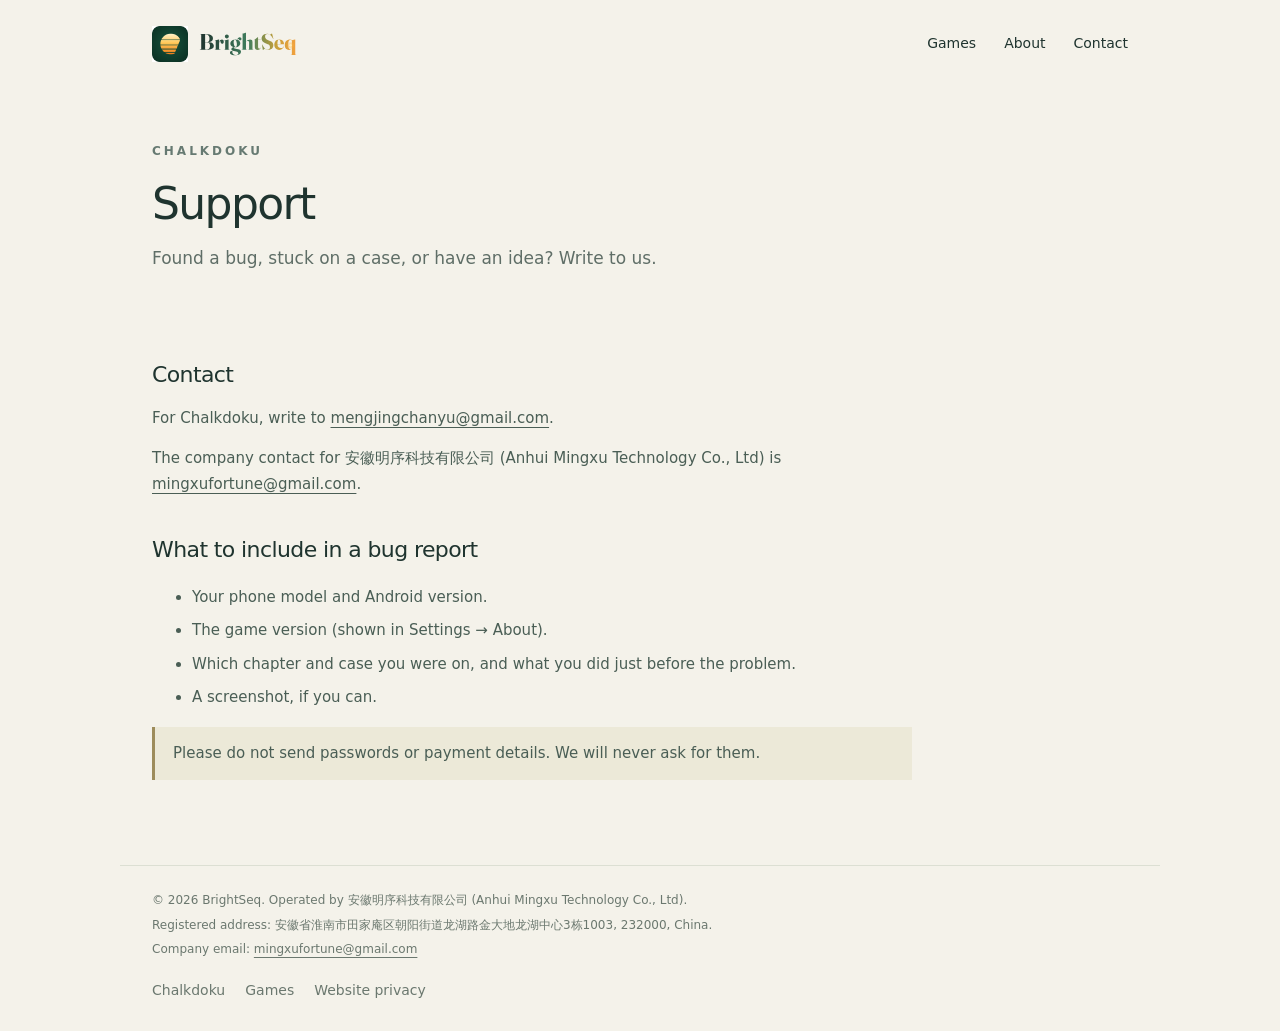
<file: en/games/chalkdoku/support/index.html>
<!doctype html>
<html lang="en">
<head>
<meta charset="utf-8">
<meta name="viewport" content="width=device-width,initial-scale=1">
<title>Chalkdoku Support — BrightSeq</title>
<meta name="description" content="How to contact BrightSeq about Chalkdoku: bug reports, questions and feedback.">
<meta name="theme-color" content="#1f342f">
<link rel="stylesheet" href="/assets/style.css">
<link rel="canonical" href="https://brightseq.com/en/games/chalkdoku/support/">
<link rel="icon" href="/favicon.ico" sizes="any"><link rel="icon" type="image/png" sizes="32x32" href="/assets/brand/icon-32.png"><link rel="icon" type="image/png" sizes="192x192" href="/assets/brand/icon-192.png"><link rel="apple-touch-icon" href="/assets/brand/apple-touch-icon.png"></head>
<body>
<header>
  <a class="brand" href="/en/" aria-label="BrightSeq home"><img src="/assets/brand/icon-64.png" width="36" height="36" alt=""><img class="wordmark" src="/assets/brand/wordmark.svg" height="26" alt="BrightSeq"></a>
  <nav aria-label="Main navigation"><a href="/en/#games">Games</a><a href="/en/#about">About</a><a href="/en/#contact">Contact</a></nav>
</header>
<main>
  <section class="legal-hero">
    <span class="eyebrow">Chalkdoku</span>
    <h1>Support</h1>
    <p class="lead">Found a bug, stuck on a case, or have an idea? Write to us.</p>
  </section>
  <section class="policy">
    <h2>Contact</h2>
    <p>For Chalkdoku, write to <a href="mailto:mengjingchanyu@gmail.com">mengjingchanyu@gmail.com</a>.</p>
    <p>The company contact for 安徽明序科技有限公司 (Anhui Mingxu Technology Co., Ltd) is <a href="mailto:mingxufortune@gmail.com">mingxufortune@gmail.com</a>.</p>
    <h2>What to include in a bug report</h2>
    <ul>
      <li>Your phone model and Android version.</li>
      <li>The game version (shown in Settings → About).</li>
      <li>Which chapter and case you were on, and what you did just before the problem.</li>
      <li>A screenshot, if you can.</li>
    </ul>
    <p class="note">Please do not send passwords or payment details. We will never ask for them.</p>
  </section>
</main>
<footer>
  <div class="legal-id">
    <p>© 2026 BrightSeq. Operated by 安徽明序科技有限公司 (Anhui Mingxu Technology Co., Ltd).</p>
    <p>Registered address: 安徽省淮南市田家庵区朝阳街道龙湖路金大地龙湖中心3栋1003, 232000, China.</p>
    <p>Company email: <a href="mailto:mingxufortune@gmail.com">mingxufortune@gmail.com</a></p>
  </div>
  <nav class="footer-links" aria-label="Footer"><a href="/en/games/chalkdoku/">Chalkdoku</a><a href="/en/#games">Games</a><a href="/en/privacy/">Website privacy</a></nav>
</footer>
</body>
</html>
</file>
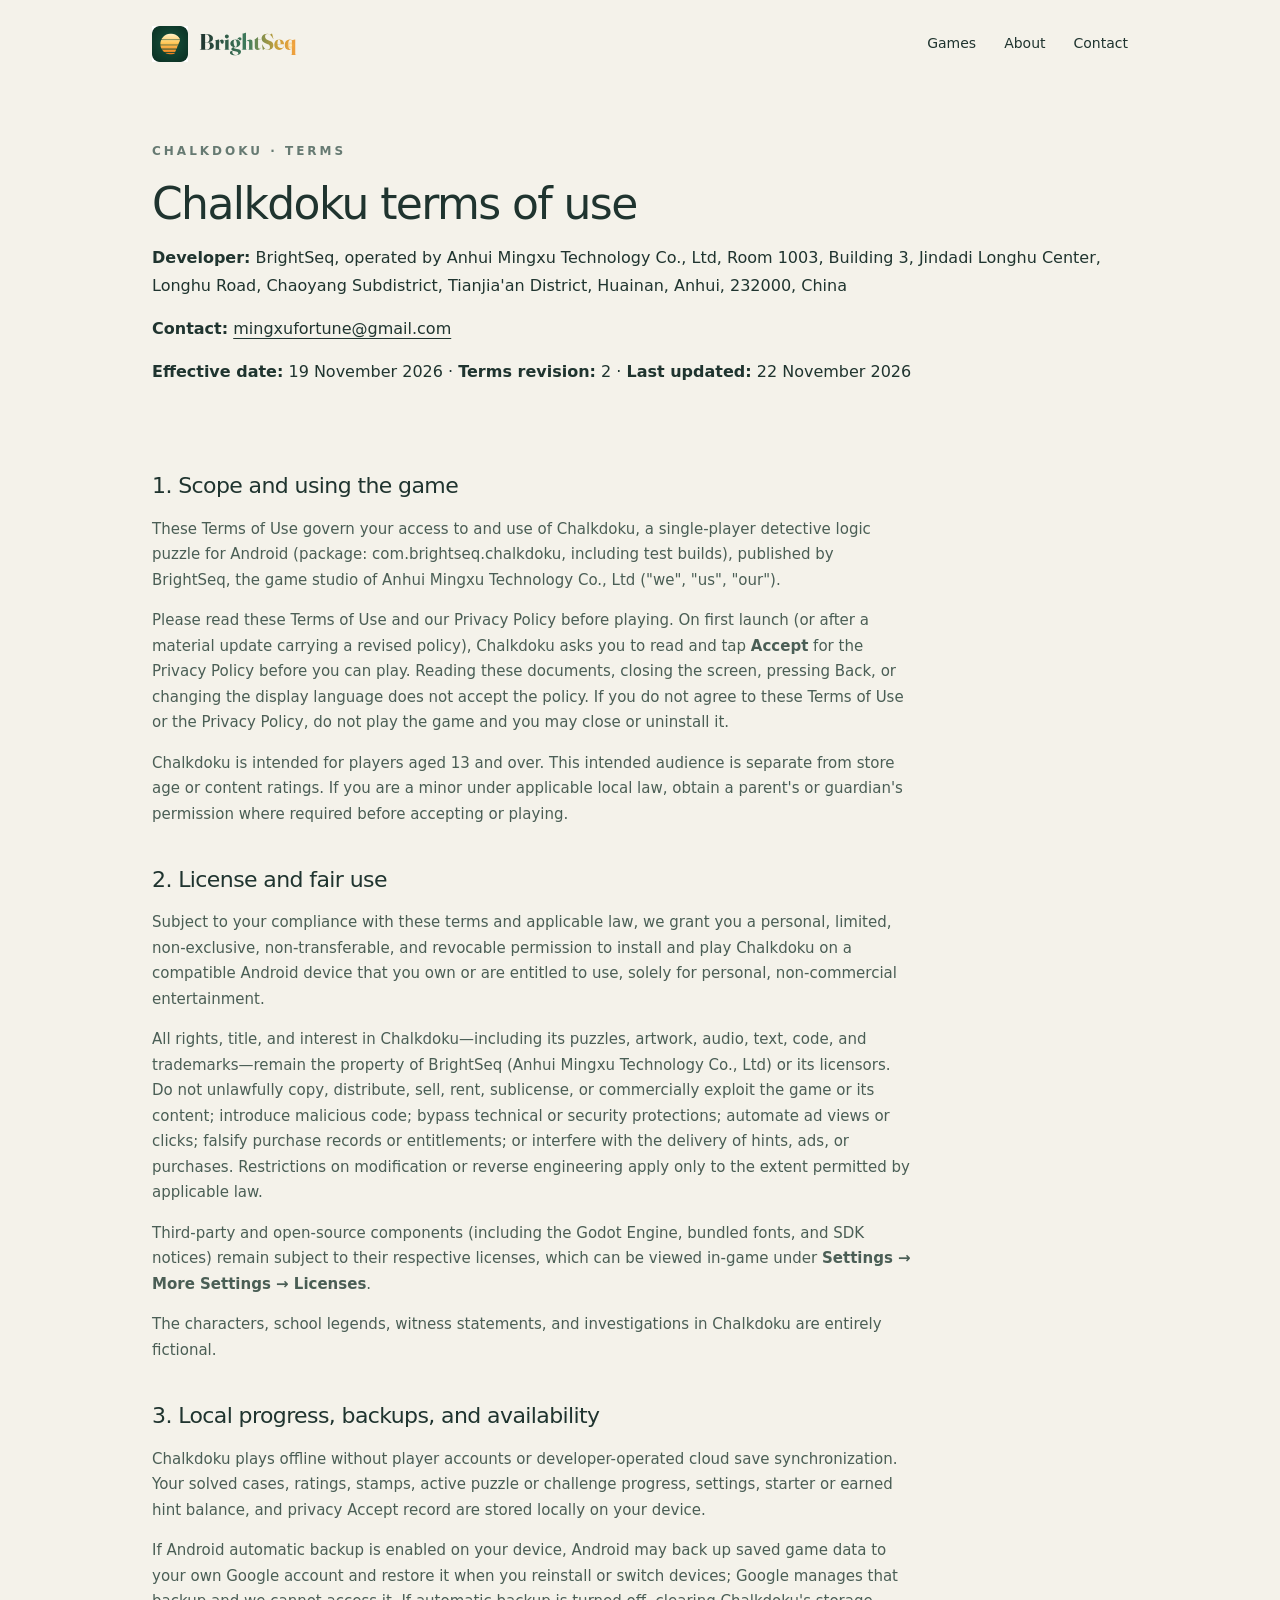
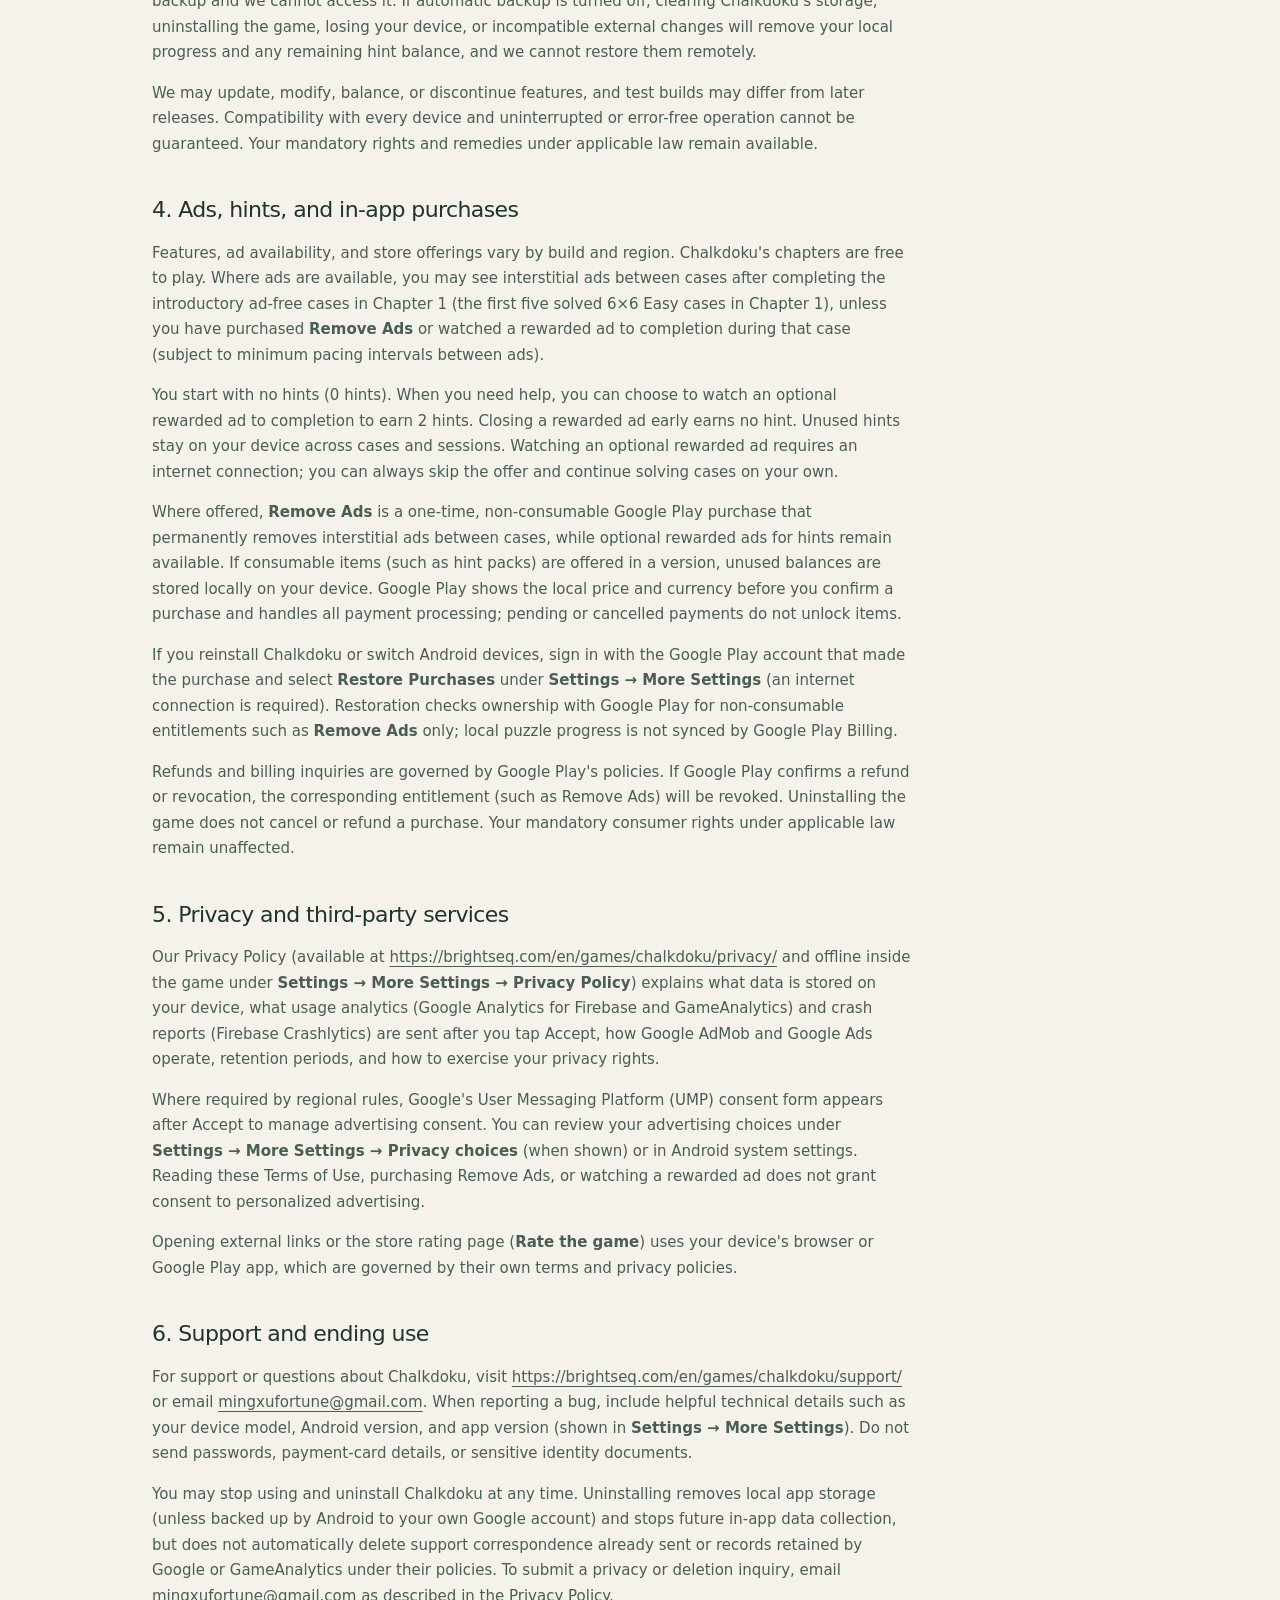
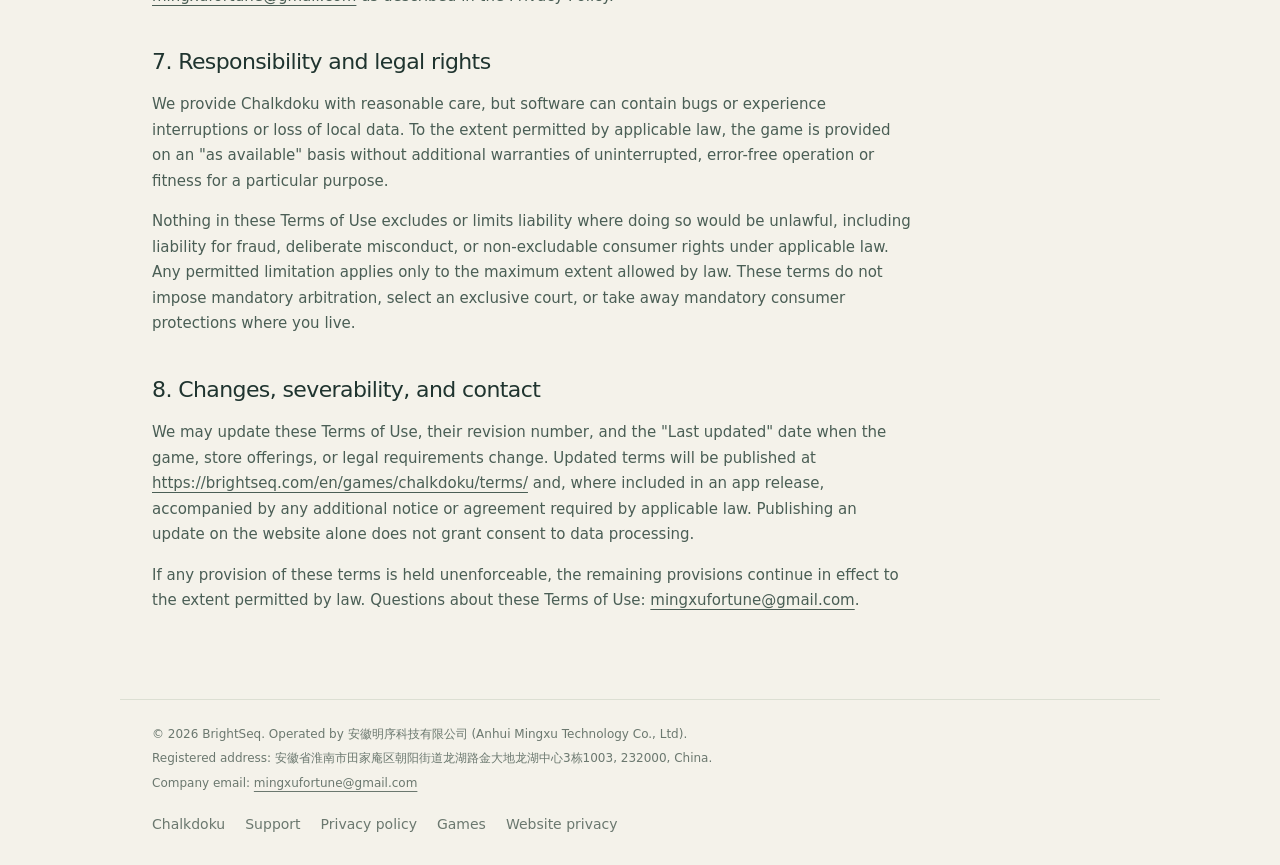
<file: en/games/chalkdoku/terms/index.html>
<!doctype html>
<html lang="en">
<head>
<meta charset="utf-8">
<meta name="viewport" content="width=device-width,initial-scale=1">
<title>Chalkdoku terms of use — BrightSeq</title>
<meta name="description" content="Terms of use for the Chalkdoku game by BrightSeq, effective 19 November 2026.">
<meta name="theme-color" content="#1f342f">
<link rel="stylesheet" href="/assets/style.css">
<link rel="canonical" href="https://brightseq.com/en/games/chalkdoku/terms/">
<link rel="icon" href="/favicon.ico" sizes="any"><link rel="icon" type="image/png" sizes="32x32" href="/assets/brand/icon-32.png"><link rel="icon" type="image/png" sizes="192x192" href="/assets/brand/icon-192.png"><link rel="apple-touch-icon" href="/assets/brand/apple-touch-icon.png"></head>
<body>
<header>
  <a class="brand" href="/en/" aria-label="BrightSeq home"><img src="/assets/brand/icon-64.png" width="36" height="36" alt=""><img class="wordmark" src="/assets/brand/wordmark.svg" height="26" alt="BrightSeq"></a>
  <nav aria-label="Main navigation"><a href="/en/#games">Games</a><a href="/en/#about">About</a><a href="/en/#contact">Contact</a></nav>
</header>
<main>
  <section class="legal-hero">
    <span class="eyebrow">Chalkdoku · Terms</span>
    <h1>Chalkdoku terms of use</h1>
    <p><strong>Developer:</strong> BrightSeq, operated by Anhui Mingxu Technology Co., Ltd, Room 1003, Building 3, Jindadi Longhu Center, Longhu Road, Chaoyang Subdistrict, Tianjia'an District, Huainan, Anhui, 232000, China</p>
    <p><strong>Contact:</strong> <a href="mailto:mingxufortune@gmail.com">mingxufortune@gmail.com</a></p>
    <p><strong>Effective date:</strong> 19 November 2026 · <strong>Terms revision:</strong> 2 · <strong>Last updated:</strong> 22 November 2026</p>
  </section>
  <section class="policy">
    <h2>1. Scope and using the game</h2>
    <p>These Terms of Use govern your access to and use of Chalkdoku, a single-player detective logic puzzle for Android (package: com.brightseq.chalkdoku, including test builds), published by BrightSeq, the game studio of Anhui Mingxu Technology Co., Ltd ("we", "us", "our").</p>
    <p>Please read these Terms of Use and our Privacy Policy before playing. On first launch (or after a material update carrying a revised policy), Chalkdoku asks you to read and tap <strong>Accept</strong> for the Privacy Policy before you can play. Reading these documents, closing the screen, pressing Back, or changing the display language does not accept the policy. If you do not agree to these Terms of Use or the Privacy Policy, do not play the game and you may close or uninstall it.</p>
    <p>Chalkdoku is intended for players aged 13 and over. This intended audience is separate from store age or content ratings. If you are a minor under applicable local law, obtain a parent's or guardian's permission where required before accepting or playing.</p>
    <h2>2. License and fair use</h2>
    <p>Subject to your compliance with these terms and applicable law, we grant you a personal, limited, non-exclusive, non-transferable, and revocable permission to install and play Chalkdoku on a compatible Android device that you own or are entitled to use, solely for personal, non-commercial entertainment.</p>
    <p>All rights, title, and interest in Chalkdoku—including its puzzles, artwork, audio, text, code, and trademarks—remain the property of BrightSeq (Anhui Mingxu Technology Co., Ltd) or its licensors. Do not unlawfully copy, distribute, sell, rent, sublicense, or commercially exploit the game or its content; introduce malicious code; bypass technical or security protections; automate ad views or clicks; falsify purchase records or entitlements; or interfere with the delivery of hints, ads, or purchases. Restrictions on modification or reverse engineering apply only to the extent permitted by applicable law.</p>
    <p>Third-party and open-source components (including the Godot Engine, bundled fonts, and SDK notices) remain subject to their respective licenses, which can be viewed in-game under <strong>Settings → More Settings → Licenses</strong>.</p>
    <p>The characters, school legends, witness statements, and investigations in Chalkdoku are entirely fictional.</p>
    <h2>3. Local progress, backups, and availability</h2>
    <p>Chalkdoku plays offline without player accounts or developer-operated cloud save synchronization. Your solved cases, ratings, stamps, active puzzle or challenge progress, settings, starter or earned hint balance, and privacy Accept record are stored locally on your device.</p>
    <p>If Android automatic backup is enabled on your device, Android may back up saved game data to your own Google account and restore it when you reinstall or switch devices; Google manages that backup and we cannot access it. If automatic backup is turned off, clearing Chalkdoku's storage, uninstalling the game, losing your device, or incompatible external changes will remove your local progress and any remaining hint balance, and we cannot restore them remotely.</p>
    <p>We may update, modify, balance, or discontinue features, and test builds may differ from later releases. Compatibility with every device and uninterrupted or error-free operation cannot be guaranteed. Your mandatory rights and remedies under applicable law remain available.</p>
    <h2>4. Ads, hints, and in-app purchases</h2>
    <p>Features, ad availability, and store offerings vary by build and region. Chalkdoku's chapters are free to play. Where ads are available, you may see interstitial ads between cases after completing the introductory ad-free cases in Chapter 1 (the first five solved 6×6 Easy cases in Chapter 1), unless you have purchased <strong>Remove Ads</strong> or watched a rewarded ad to completion during that case (subject to minimum pacing intervals between ads).</p>
    <p>You start with no hints (0 hints). When you need help, you can choose to watch an optional rewarded ad to completion to earn 2 hints. Closing a rewarded ad early earns no hint. Unused hints stay on your device across cases and sessions. Watching an optional rewarded ad requires an internet connection; you can always skip the offer and continue solving cases on your own.</p>
    <p>Where offered, <strong>Remove Ads</strong> is a one-time, non-consumable Google Play purchase that permanently removes interstitial ads between cases, while optional rewarded ads for hints remain available. If consumable items (such as hint packs) are offered in a version, unused balances are stored locally on your device. Google Play shows the local price and currency before you confirm a purchase and handles all payment processing; pending or cancelled payments do not unlock items.</p>
    <p>If you reinstall Chalkdoku or switch Android devices, sign in with the Google Play account that made the purchase and select <strong>Restore Purchases</strong> under <strong>Settings → More Settings</strong> (an internet connection is required). Restoration checks ownership with Google Play for non-consumable entitlements such as <strong>Remove Ads</strong> only; local puzzle progress is not synced by Google Play Billing.</p>
    <p>Refunds and billing inquiries are governed by Google Play's policies. If Google Play confirms a refund or revocation, the corresponding entitlement (such as Remove Ads) will be revoked. Uninstalling the game does not cancel or refund a purchase. Your mandatory consumer rights under applicable law remain unaffected.</p>
    <h2>5. Privacy and third-party services</h2>
    <p>Our Privacy Policy (available at <a href="https://brightseq.com/en/games/chalkdoku/privacy/">https://brightseq.com/en/games/chalkdoku/privacy/</a> and offline inside the game under <strong>Settings → More Settings → Privacy Policy</strong>) explains what data is stored on your device, what usage analytics (Google Analytics for Firebase and GameAnalytics) and crash reports (Firebase Crashlytics) are sent after you tap Accept, how Google AdMob and Google Ads operate, retention periods, and how to exercise your privacy rights.</p>
    <p>Where required by regional rules, Google's User Messaging Platform (UMP) consent form appears after Accept to manage advertising consent. You can review your advertising choices under <strong>Settings → More Settings → Privacy choices</strong> (when shown) or in Android system settings. Reading these Terms of Use, purchasing Remove Ads, or watching a rewarded ad does not grant consent to personalized advertising.</p>
    <p>Opening external links or the store rating page (<strong>Rate the game</strong>) uses your device's browser or Google Play app, which are governed by their own terms and privacy policies.</p>
    <h2>6. Support and ending use</h2>
    <p>For support or questions about Chalkdoku, visit <a href="https://brightseq.com/en/games/chalkdoku/support/">https://brightseq.com/en/games/chalkdoku/support/</a> or email <a href="mailto:mingxufortune@gmail.com">mingxufortune@gmail.com</a>. When reporting a bug, include helpful technical details such as your device model, Android version, and app version (shown in <strong>Settings → More Settings</strong>). Do not send passwords, payment-card details, or sensitive identity documents.</p>
    <p>You may stop using and uninstall Chalkdoku at any time. Uninstalling removes local app storage (unless backed up by Android to your own Google account) and stops future in-app data collection, but does not automatically delete support correspondence already sent or records retained by Google or GameAnalytics under their policies. To submit a privacy or deletion inquiry, email <a href="mailto:mingxufortune@gmail.com">mingxufortune@gmail.com</a> as described in the Privacy Policy.</p>
    <h2>7. Responsibility and legal rights</h2>
    <p>We provide Chalkdoku with reasonable care, but software can contain bugs or experience interruptions or loss of local data. To the extent permitted by applicable law, the game is provided on an "as available" basis without additional warranties of uninterrupted, error-free operation or fitness for a particular purpose.</p>
    <p>Nothing in these Terms of Use excludes or limits liability where doing so would be unlawful, including liability for fraud, deliberate misconduct, or non-excludable consumer rights under applicable law. Any permitted limitation applies only to the maximum extent allowed by law. These terms do not impose mandatory arbitration, select an exclusive court, or take away mandatory consumer protections where you live.</p>
    <h2>8. Changes, severability, and contact</h2>
    <p>We may update these Terms of Use, their revision number, and the "Last updated" date when the game, store offerings, or legal requirements change. Updated terms will be published at <a href="https://brightseq.com/en/games/chalkdoku/terms/">https://brightseq.com/en/games/chalkdoku/terms/</a> and, where included in an app release, accompanied by any additional notice or agreement required by applicable law. Publishing an update on the website alone does not grant consent to data processing.</p>
    <p>If any provision of these terms is held unenforceable, the remaining provisions continue in effect to the extent permitted by law. Questions about these Terms of Use: <a href="mailto:mingxufortune@gmail.com">mingxufortune@gmail.com</a>.</p>
  </section>
</main>
<footer>
  <div class="legal-id">
    <p>© 2026 BrightSeq. Operated by 安徽明序科技有限公司 (Anhui Mingxu Technology Co., Ltd).</p>
    <p>Registered address: 安徽省淮南市田家庵区朝阳街道龙湖路金大地龙湖中心3栋1003, 232000, China.</p>
    <p>Company email: <a href="mailto:mingxufortune@gmail.com">mingxufortune@gmail.com</a></p>
  </div>
  <nav class="footer-links" aria-label="Footer"><a href="/en/games/chalkdoku/">Chalkdoku</a><a href="/en/games/chalkdoku/support/">Support</a><a href="/en/games/chalkdoku/privacy/">Privacy policy</a><a href="/en/#games">Games</a><a href="/en/privacy/">Website privacy</a></nav>
</footer>
</body>
</html>
</file>
<file: assets/style.css>
*{box-sizing:border-box}
html{scroll-behavior:smooth}
body{margin:0;background:#f4f2ea;color:#1f342f;font-family:Inter,"Segoe UI",system-ui,sans-serif;line-height:1.7}
a{color:inherit;text-underline-offset:4px}
a:hover{color:#8a6a3a}
a:focus-visible{outline:3px solid #b47b36;outline-offset:4px}
header,main,footer{max-width:1040px;margin:auto;padding:0 32px}
header{height:88px;display:flex;align-items:center;justify-content:space-between;gap:20px}
.brand{display:inline-flex;align-items:center;gap:10px;font-weight:700;font-size:21px;letter-spacing:-.4px;text-decoration:none}
.brand img{display:block}
.brand img.wordmark{height:26px;width:auto}
nav{display:flex;gap:28px;font-size:14px}
nav a{text-decoration:none}
.eyebrow{font-size:12px;letter-spacing:3px;text-transform:uppercase;font-weight:600;color:#667a72}
.hero{padding:72px 0 80px}
.hero-split{display:flex;align-items:center;justify-content:space-between;gap:48px}
.hero-mark{flex:none;width:320px;height:auto;filter:drop-shadow(0 14px 22px rgba(31,52,47,.22))}
h1,h2,h3,p{margin-top:0}
h1{font-size:clamp(40px,6vw,68px);line-height:1.12;letter-spacing:-2.5px;font-weight:500;margin:22px 0}
h1 em{font-family:Georgia,serif;font-weight:400;color:#5d7f70}
.lead{color:#5f6e67;max-width:520px;font-size:17px}
.section{padding:48px 0 60px;border-top:1px solid #dcdfd3}
h2{font-size:28px;font-weight:500;letter-spacing:-.6px;margin-bottom:24px}
.game-card{padding:32px;background:#1f342f;color:#f4f2ea;border-radius:14px;max-width:640px}
.game-card h3{font-size:30px;font-weight:500;margin:14px 0 8px;letter-spacing:-.5px}
.game-card p{color:#cfd8d2;margin-bottom:0}
.tag{font-size:11px;letter-spacing:1.5px;text-transform:uppercase;border:1px solid #6f8a80;border-radius:20px;padding:5px 10px;display:inline-block;color:#cfd8d2}
.legal-hero{padding:48px 0 32px}
.legal-hero h1{font-size:44px;letter-spacing:-1.6px;margin:16px 0}
.policy{max-width:760px;padding-bottom:70px}
.policy h2{font-size:22px;margin:34px 0 12px}
.policy p,.policy li{font-size:15px;color:#4a5e55}
.policy li+li{margin-top:8px}
.note{border-left:3px solid #9d8c5b;background:#ece9d8;padding:14px 18px;font-size:14px}
footer{border-top:1px solid #dcdfd3;display:flex;flex-direction:column;align-items:flex-start;gap:16px;padding-top:24px;padding-bottom:28px;font-size:12px;color:#6b786f}
.legal-id p{margin:0 0 4px;max-width:640px}
.footer-links{display:flex;flex-wrap:wrap;gap:12px 20px}
@media(max-width:760px){.hero-split{flex-direction:column-reverse;align-items:flex-start;gap:28px}.hero-mark{width:200px}header,main,footer{padding-left:20px;padding-right:20px}header{height:auto;min-height:72px;padding-top:16px;padding-bottom:16px;flex-wrap:wrap}nav{gap:16px}.hero{padding:40px 0 48px}.game-card{padding:22px}.legal-hero h1{font-size:34px}}
@media(prefers-reduced-motion:reduce){html{scroll-behavior:auto}}
.policy .table-wrap{overflow-x:auto;margin:12px 0}.policy table{border-collapse:collapse;font-size:14px;color:#4a5e55;min-width:560px}.policy th,.policy td{border:1px solid #d5dfd9;padding:8px 10px;text-align:left;vertical-align:top;overflow-wrap:anywhere}.policy th{background:#eef3f0}
</file>
